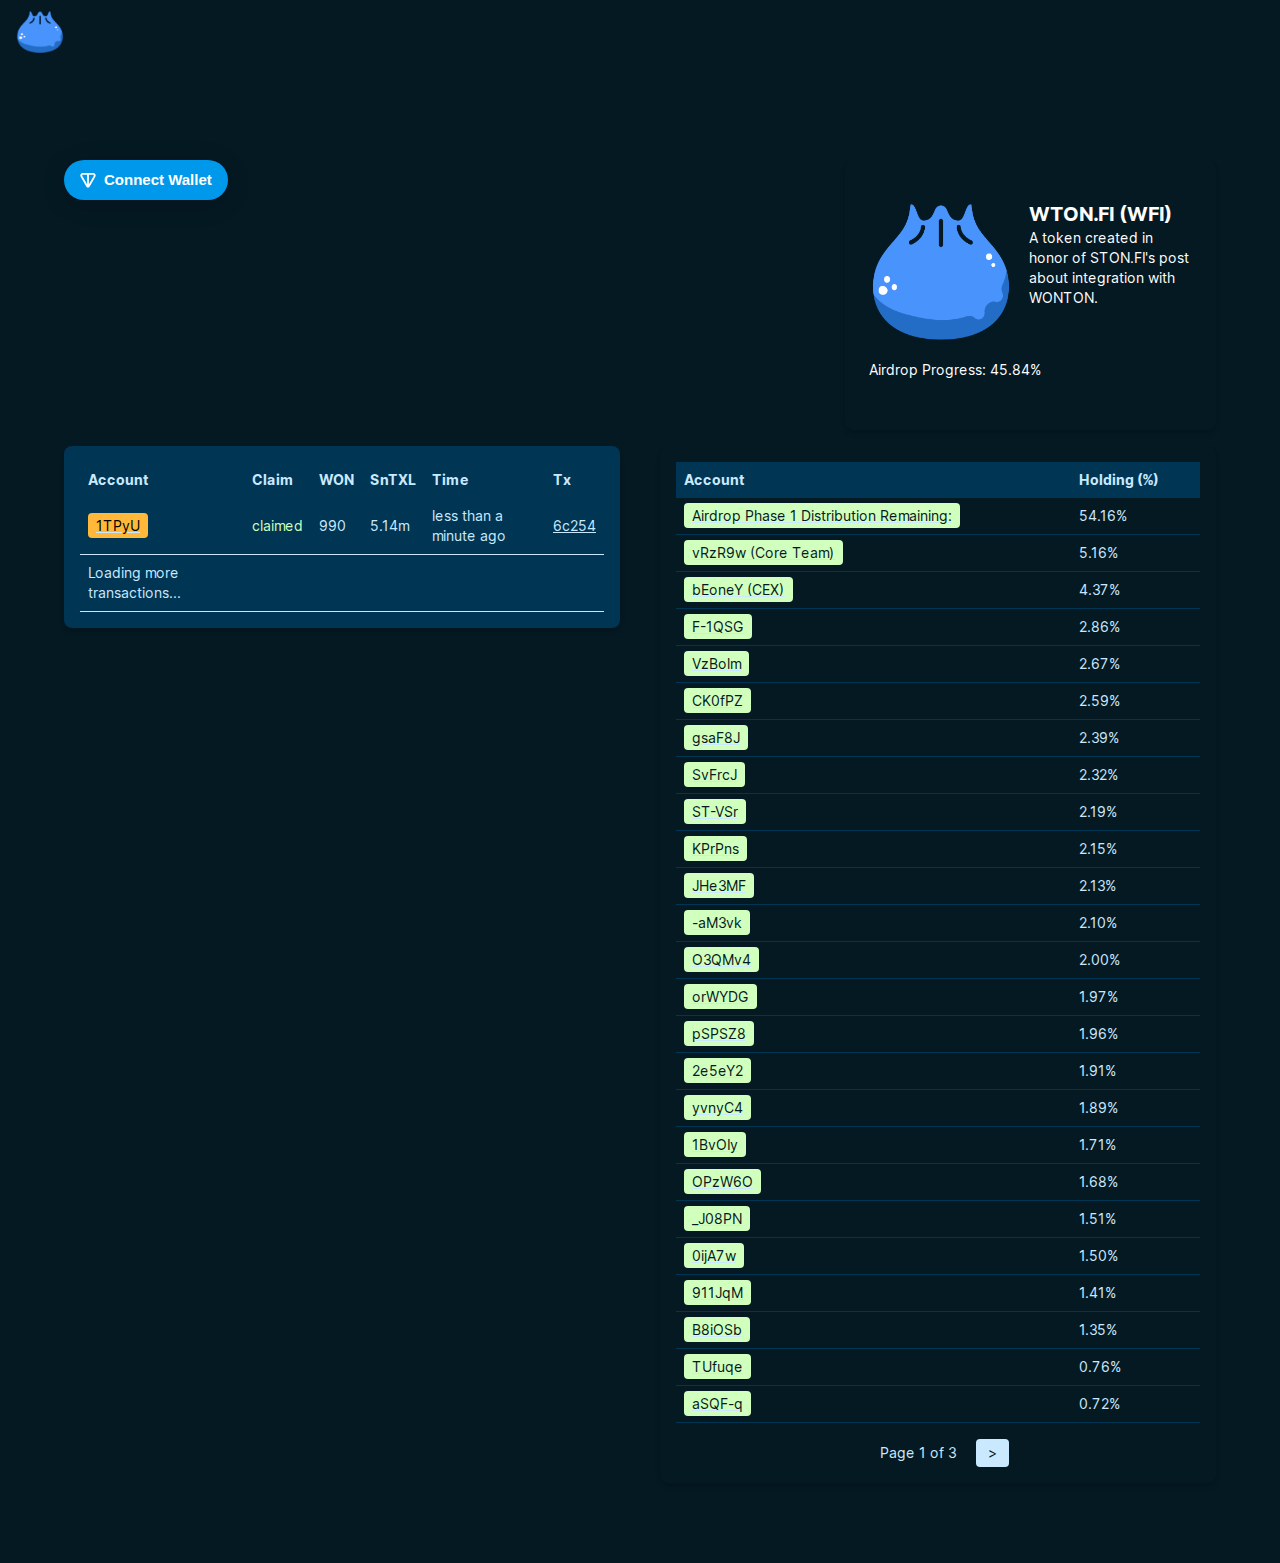
<file: index.html>
<!DOCTYPE html><html lang="en" data-scrapbook-source="https://wonton.fun/trade/UQBwNidyGotOiRHXDTZEDqVBiHyhcwANw-L22Q_JzdC5oEUT" data-scrapbook-create="20240711234318012" data-scrapbook-title="wonton.fun/trade/UQBwNidyGotOiRHXDTZEDqVBiHyhcwANw-L22Q_JzdC5oEUT"><head><meta charset="UTF-8"><meta name="viewport" content="width=device-width, initial-scale=1"><link rel="stylesheet" href="0189d2c17a13e6e2.css" data-precedence="next"><link rel="stylesheet" href="b10c59a58f6f91bf.css" data-precedence="next"><meta name="next-size-adjust"><style id="_goober">.go4218612181{display:inline-block;gap:unset;align-items:unset;justify-content:unset;background-color:rgba(229,229,234, 0.12);color:#E5E5EA;padding:9px 16px;padding-left:16px;padding-right:16px;border:none;border-radius:100vh;cursor:pointer;font-size:14px;font-weight:590;line-height:18px;transition:transform 0.125s ease-in-out;}@media not all and (hover: none){.go4218612181:hover{transform:scale(1.02);}}.go4218612181:active{transform:scale(0.98);}@media (hover: none){.go4218612181:active{transform:scale(0.96);}}.go242012907{display:inline-block;gap:unset;align-items:unset;justify-content:unset;background-color:rgba(229,229,234, 0.12);color:#E5E5EA;padding:9px 16px;padding-left:16px;padding-right:16px;border:none;border-radius:100vh;cursor:not-allowed;font-size:14px;font-weight:590;line-height:18px;transition:transform 0.125s ease-in-out;}@media not all and (hover: none){.go242012907:hover{transform:unset;}}.go242012907:active{transform:unset;}@media (hover: none){.go242012907:active{transform:unset;}} .go37342527{box-shadow:0 4px 16px rgba(0, 0, 0, 0.08), 0 16px 64px rgba(0, 0, 0, 0.16);width:fit-content;margin:auto;}@media (max-width: 440px){.go37342527{width:100%;height:fit-content;margin:auto 0 0 0;}}.go3288899091{transform:translateY(-8px);margin-bottom:12px;}.go3535743411{margin-bottom:12px;}tc-root *{margin:0;padding:0;box-sizing:border-box;font-family:-apple-system, BlinkMacSystemFont, 'Roboto', 'Helvetica Neue', Arial, Tahoma, Verdana, sans-serif;-webkit-font-smoothing:antialiased;-moz-osx-font-smoothing:grayscale;-webkit-tap-highlight-color:transparent;}tc-root img{-webkit-user-select:none;-webkit-touch-callout:none;}tc-root *:focus{outline:#08f auto 2px;}tc-root li{list-style:none;}tc-root button{outline:none;}body.tc-disable-scroll{position:fixed;overflow-y:scroll;right:0;left:0;}body.tc-using-mouse tc-root *:focus{outline:none;}@keyframes go1365964679{0%{transform:rotate(0deg);}100%{transform:rotate(360deg);}}.go121314943{animation:go1365964679 1s linear infinite;}.go3251346826{height:18px;width:18px;}.go817518207{min-width:148px;height:40px;background-color:#121214;color:#FFFFFF;box-shadow:0 4px 24px rgba(0,0,0, 0.16);display:flex;align-items:center;justify-content:center;}.go1487791704{font-style:normal;font-weight:590;font-size:15px;line-height:18px;color:#FFFFFF;}.go3974562317{background-color:#0098EA;color:#FFFFFF;box-shadow:0 4px 24px rgba(0,0,0, 0.16);padding:8px 16px 8px 12px;display:flex;align-items:center;gap:4px;height:40px;}</style><link rel="shortcut icon" href="favicon.ico"><script src="assets/index-U5uRkKyk.js" type="module"></script></head><body class="__className_aaf875 tc-using-mouse" style="top: auto;"><header class="fixed top-0 left-0 w-full z-[1000] flex items-center justify-between px-4 py-2 text-[var(--foreground-rgb)] bg-[var(--background-start-rgb)] md:bg-[var(--background-end-rgb)] transition duration-300 ease-in-out translate-y-0"><a class="block shrink-0" aria-label="Home" href="https://wonton.fun/"><div class="relative w-12 h-12"><img alt="Logo" loading="lazy" decoding="async" data-nimg="fill" style="position:absolute;height:100%;width:100%;left:0;top:0;right:0;bottom:0;object-fit:contain;color:transparent" sizes="100vw" srcset="wonton-logo-only-bg-transparent-3-4.png 640w, wonton-logo-only-bg-transparent-3-5.png 750w, wonton-logo-only-bg-transparent-3-6.png 828w, wonton-logo-only-bg-transparent-3-7.png 1080w, wonton-logo-only-bg-transparent-3-2.png 1200w, wonton-logo-only-bg-transparent-3-3.png 1920w, wonton-logo-only-bg-transparent-3-1.png 2048w, wonton-logo-only-bg-transparent-3.png 3840w" src="wonton-logo-only-bg-transparent-3.png"></div></a></header><div class="flex flex-col min-h-screen overflow-hidden supports-[overflow:clip]:overflow-clip"><main class="flex flex-col min-h-screen w-full items-center justify-center md:mt-24 md:mx-auto lg:mx-auto pt-16 pb-16"><div class="max-w-6xl w-full text-sm"><div class="flex justify-between mb-4 space-x-10"><div class="w-full md:w-8/12 lg:w-8/12"><div id="ton-connect"></div></div><div class="w-full md:w-4/12 lg:w-4/12"><div class="p-6 bg-rich-black rounded-lg shadow-md max-w-2xl mx-auto"><div class="flex justify-between mb-4 text-green-400"></div><div class="flex mb-4"><img alt="avatar" loading="lazy" width="128" height="128" decoding="async" data-nimg="1" class="w-36 h-36 rounded-lg mr-4" srcset="wonton-logo-only-bg-transparent-3-3.png" style="color: transparent;"><div><h1 class="text-xl font-bold text-white break-words overflow-wrap-anywhere">WTON.FI (WFI)</h1><p class="text-white break-words overflow-wrap-anywhere">A token created in honor of STON.FI's post about integration with WONTON. </p></div></div><div class="mb-4"><p class="text-white">Airdrop Progress: 45.84%</p><div class="w-full rounded-full h-2.5"><div class="bg-green-400 h-2.5 rounded-full" style="width: 6.49234e-08%;"></div></div></div></div></div></div><div class="flex justify-between mb-4 space-x-10"><div class="w-1/2 md:w-1/2 lg:w-1/2"><div class="p-4 bg-prussian-blue rounded-lg shadow-md max-w-2xl mx-auto"><table class="w-full text-columbia-blue"><thead><tr class="bg-gray-800"><th class="p-2 text-left">Account</th><th class="p-2 text-left">Claim</th><th class="p-2 text-left">WON</th><th class="p-2 text-left">SnTXL</th><th class="p-2 hidden md:table-cell text-left">Time</th><th class="p-2 hidden md:table-cell text-left">Tx</th></tr></thead><tbody><tr class="border-b border-gray-700"><td class="p-2"><div class="flex items-center"><a href="https://tonviewer.com/UQB7qojDpDiJD1uP6wu0FVfSlnoEX2tsPyUyEbMwXz31TPyU" target="_blank" rel="noopener noreferrer" class="underline"><span class="bg-orange text-black rounded px-2 py-1">1TPyU</span></a></div></td><td class="p-2"><span class="text-green-400">claimed</span></td><td class="p-2">990</td><td class="p-2">5.14m</td><td class="p-2 hidden md:table-cell">less than a minute ago</td> <td class="p-2 hidden md:table-cell"><a href="https://tonviewer.com/transaction/2eff8db32173a0afsd9e1535666905d53cdf2d590bdc55101cb10630556c254" target="_blank" rel="noopener noreferrer" class="underline">6c254</a></td></tr><tr class="border-b border-gray-700"><td class="p-2 hidden md:table-cell">Loading more transactions...</td> </tr></tbody></table></div></div><div class="w-1/2 md:w-1/2 lg:w-1/2"><div><div class="p-4 bg-rich-black rounded-lg shadow-md max-w-2xl mx-auto"><table class="w-full text-columbia-blue"><thead><tr class="bg-prussian-blue"><th class="p-2 text-left">Account</th><th class="p-2 text-left">Holding (%)</th></tr></thead><tbody><tr class="border-b border-prussian-blue"><td class="p-2"><div class="flex items-center"><a href="https://tonviewer.com/UQD8ucMJDu-VfMbemse1GaSefy8DUB18VxpvbnWiHQGlGMED" target="_blank" rel="noopener noreferrer" class="underline"><span class="bg-green-400 text-rich-black rounded px-2 py-1">Airdrop Phase 1 Distribution Remaining:</span></a></div></td><td class="p-2">54.16%</td></tr><tr class="border-b border-prussian-blue"><td class="p-2"><div class="flex items-center"><a href="https://tonviewer.com/UQBCKBK6ch9sW28RoDTpI7A4t6Q0Q_HokqAtJKBNZ3vRzR9w" target="_blank" rel="noopener noreferrer" class="underline"><span class="bg-green-400 text-rich-black rounded px-2 py-1">vRzR9w (Core Team)</span></a></div></td><td class="p-2">5.16%</td></tr><tr class="border-b border-prussian-blue"><td class="p-2"><div class="flex items-center"><a href="https://tonviewer.com/UQDntoBdWl26B0tkFJITPT49_gZuzoE3BKxrfq5gAmbEoneY" target="_blank" rel="noopener noreferrer" class="underline"><span class="bg-green-400 text-rich-black rounded px-2 py-1">bEoneY (CEX)</span></a></div></td><td class="p-2">4.37%</td></tr><tr class="border-b border-prussian-blue"><td class="p-2"><div class="flex items-center"><a href="https://tonviewer.com/UQASg7Q88--i6W1jeNw1835RVQnNZojaTowKkbnPUWF-1QSG" target="_blank" rel="noopener noreferrer" class="underline"><span class="bg-green-400 text-rich-black rounded px-2 py-1">F-1QSG</span></a></div></td><td class="p-2">2.86%</td></tr><tr class="border-b border-prussian-blue"><td class="p-2"><div class="flex items-center"><a href="https://tonviewer.com/UQAUujgmwr94GACToAQaJrRF52R8s5v5mXyzBcIuSHVzBolm" target="_blank" rel="noopener noreferrer" class="underline"><span class="bg-green-400 text-rich-black rounded px-2 py-1">VzBolm</span></a></div></td><td class="p-2">2.67%</td></tr><tr class="border-b border-prussian-blue"><td class="p-2"><div class="flex items-center"><a href="https://tonviewer.com/UQCpQHpw_rXLrhSV0NfI6JP8r7HMIX09l8wOOlmCDpCK0fPZ" target="_blank" rel="noopener noreferrer" class="underline"><span class="bg-green-400 text-rich-black rounded px-2 py-1">CK0fPZ</span></a></div></td><td class="p-2">2.59%</td></tr><tr class="border-b border-prussian-blue"><td class="p-2"><div class="flex items-center"><a href="https://tonviewer.com/UQDo7okmVwQxbZ3JN3VQaRNtzLHSAnPnPU3Sh5tHCegsaF8J" target="_blank" rel="noopener noreferrer" class="underline"><span class="bg-green-400 text-rich-black rounded px-2 py-1">gsaF8J</span></a></div></td><td class="p-2">2.39%</td></tr><tr class="border-b border-prussian-blue"><td class="p-2"><div class="flex items-center"><a href="https://tonviewer.com/UQAGkP1Pm8Z10Hl0WH0u7dOx-MXYViEdbZXE3R1FcGSvFrcJ" target="_blank" rel="noopener noreferrer" class="underline"><span class="bg-green-400 text-rich-black rounded px-2 py-1">SvFrcJ</span></a></div></td><td class="p-2">2.32%</td></tr><tr class="border-b border-prussian-blue"><td class="p-2"><div class="flex items-center"><a href="https://tonviewer.com/UQAkmCPe5eKTS06_YQxtCEwsWN-UCQRHoJKRz8AOypST-VSr" target="_blank" rel="noopener noreferrer" class="underline"><span class="bg-green-400 text-rich-black rounded px-2 py-1">ST-VSr</span></a></div></td><td class="p-2">2.19%</td></tr><tr class="border-b border-prussian-blue"><td class="p-2"><div class="flex items-center"><a href="https://tonviewer.com/UQBvJoP9e4zCPK15XXimOixp_WJpGPtEXNLgieGCiPKPrPns" target="_blank" rel="noopener noreferrer" class="underline"><span class="bg-green-400 text-rich-black rounded px-2 py-1">KPrPns</span></a></div></td><td class="p-2">2.15%</td></tr><tr class="border-b border-prussian-blue"><td class="p-2"><div class="flex items-center"><a href="https://tonviewer.com/UQBbevCrYb1fmaT94Bgae1FDWR5co6aGjm9tGdZ7b3JHe3MF" target="_blank" rel="noopener noreferrer" class="underline"><span class="bg-green-400 text-rich-black rounded px-2 py-1">JHe3MF</span></a></div></td><td class="p-2">2.13%</td></tr><tr class="border-b border-prussian-blue"><td class="p-2"><div class="flex items-center"><a href="https://tonviewer.com/UQBwwzyV772uNo4anI4MwK-M4FTzuZnbct-xSHgqwv-aM3vk" target="_blank" rel="noopener noreferrer" class="underline"><span class="bg-green-400 text-rich-black rounded px-2 py-1">-aM3vk</span></a></div></td><td class="p-2">2.10%</td></tr><tr class="border-b border-prussian-blue"><td class="p-2"><div class="flex items-center"><a href="https://tonviewer.com/UQBrsVlpoz3UZdPYZicUev1-4Xk0eJVZLV1DC8Rk22O3QMv4" target="_blank" rel="noopener noreferrer" class="underline"><span class="bg-green-400 text-rich-black rounded px-2 py-1">O3QMv4</span></a></div></td><td class="p-2">2.00%</td></tr><tr class="border-b border-prussian-blue"><td class="p-2"><div class="flex items-center"><a href="https://tonviewer.com/UQD0vss_DBHuBmEcxnMD1GwV8xuySaRQ8luhyrT5ItorWYDG" target="_blank" rel="noopener noreferrer" class="underline"><span class="bg-green-400 text-rich-black rounded px-2 py-1">orWYDG</span></a></div></td><td class="p-2">1.97%</td></tr><tr class="border-b border-prussian-blue"><td class="p-2"><div class="flex items-center"><a href="https://tonviewer.com/UQDO6m4-m2d8lhmxC7rUwMx1eHkbtSAK41Q5ZIKLOmpSPSZ8" target="_blank" rel="noopener noreferrer" class="underline"><span class="bg-green-400 text-rich-black rounded px-2 py-1">pSPSZ8</span></a></div></td><td class="p-2">1.96%</td></tr><tr class="border-b border-prussian-blue"><td class="p-2"><div class="flex items-center"><a href="https://tonviewer.com/UQBY2MH-uP3d_me-VRBrZMHLTU2p6vLQqIYW9vGaTG2e5eY2" target="_blank" rel="noopener noreferrer" class="underline"><span class="bg-green-400 text-rich-black rounded px-2 py-1">2e5eY2</span></a></div></td><td class="p-2">1.91%</td></tr><tr class="border-b border-prussian-blue"><td class="p-2"><div class="flex items-center"><a href="https://tonviewer.com/UQBP1bPhC4uu3Gep4_LLR7DyLXIC-OZbJ8nUWLnNkcyvnyC4" target="_blank" rel="noopener noreferrer" class="underline"><span class="bg-green-400 text-rich-black rounded px-2 py-1">yvnyC4</span></a></div></td><td class="p-2">1.89%</td></tr><tr class="border-b border-prussian-blue"><td class="p-2"><div class="flex items-center"><a href="https://tonviewer.com/UQDiWDAas3iYmaWW_BOy6h4wGWn6FKtqNPoiks-Vjf1BvOIy" target="_blank" rel="noopener noreferrer" class="underline"><span class="bg-green-400 text-rich-black rounded px-2 py-1">1BvOIy</span></a></div></td><td class="p-2">1.71%</td></tr><tr class="border-b border-prussian-blue"><td class="p-2"><div class="flex items-center"><a href="https://tonviewer.com/UQCDgLP-IOYN4OVVaXArH9cZHwOeBQynnSV5zjtvKdOPzW6O" target="_blank" rel="noopener noreferrer" class="underline"><span class="bg-green-400 text-rich-black rounded px-2 py-1">OPzW6O</span></a></div></td><td class="p-2">1.68%</td></tr><tr class="border-b border-prussian-blue"><td class="p-2"><div class="flex items-center"><a href="https://tonviewer.com/UQDnEB_3yxAi31KjZzRUFj-YVe2KCgEiPl5qV9ozig_J08PN" target="_blank" rel="noopener noreferrer" class="underline"><span class="bg-green-400 text-rich-black rounded px-2 py-1">_J08PN</span></a></div></td><td class="p-2">1.51%</td></tr><tr class="border-b border-prussian-blue"><td class="p-2"><div class="flex items-center"><a href="https://tonviewer.com/UQDr20BQd12VDM5e7ZWXH0rUNnZODiusKt7fKpcKm_0ijA7w" target="_blank" rel="noopener noreferrer" class="underline"><span class="bg-green-400 text-rich-black rounded px-2 py-1">0ijA7w</span></a></div></td><td class="p-2">1.50%</td></tr><tr class="border-b border-prussian-blue"><td class="p-2"><div class="flex items-center"><a href="https://tonviewer.com/UQAUcQbAK4GM9onFQqCog5j0-fmxM5CXSQk9XOt50n911JqM" target="_blank" rel="noopener noreferrer" class="underline"><span class="bg-green-400 text-rich-black rounded px-2 py-1">911JqM</span></a></div></td><td class="p-2">1.41%</td></tr><tr class="border-b border-prussian-blue"><td class="p-2"><div class="flex items-center"><a href="https://tonviewer.com/UQAEago13AipL_mX4higDh3e1ib_CQexj5c3ns61ssB8iOSb" target="_blank" rel="noopener noreferrer" class="underline"><span class="bg-green-400 text-rich-black rounded px-2 py-1">B8iOSb</span></a></div></td><td class="p-2">1.35%</td></tr><tr class="border-b border-prussian-blue"><td class="p-2"><div class="flex items-center"><a href="https://tonviewer.com/UQBckVjvsGc4PFY8QgbPZvwmew5tDdW_gIA5DQPA5ETUfuqe" target="_blank" rel="noopener noreferrer" class="underline"><span class="bg-green-400 text-rich-black rounded px-2 py-1">TUfuqe</span></a></div></td><td class="p-2">0.76%</td></tr><tr class="border-b border-prussian-blue"><td class="p-2"><div class="flex items-center"><a href="https://tonviewer.com/UQBZc7lSNc4Y_IDC6ZnhV9apRG3tgS6fXRICO7n5EbaSQF-q" target="_blank" rel="noopener noreferrer" class="underline"><span class="bg-green-400 text-rich-black rounded px-2 py-1">aSQF-q</span></a></div></td><td class="p-2">0.72%</td></tr></tbody></table><div class="flex justify-center mt-4"><span class="px-3 py-1 mx-1">Page 1 of 3</span><button class="px-3 py-1 mx-1 rounded bg-columbia-blue text-rich-black">&gt;</button></div></div></div></div></div></div></main></div><div class="Toastify"></div><div id="tc-widget-root"><tc-root></tc-root></div><next-route-announcer style="position: absolute;" data-scrapbook-shadowdom="<div aria-live=&quot;assertive&quot; id=&quot;__next-route-announcer__&quot; role=&quot;alert&quot; style=&quot;position: absolute; border: 0px; height: 1px; margin: -1px; padding: 0px; width: 1px; clip: rect(0px, 0px, 0px, 0px); overflow: hidden; white-space: nowrap; overflow-wrap: normal;&quot;></div>"></next-route-announcer><script data-scrapbook-elem="basic-loader">(function () { var k1 = "data-scrapbook-shadowdom", k2 = "data-scrapbook-canvas", k3 = "data-scrapbook-input-indeterminate", k4 = "data-scrapbook-input-checked", k5 = "data-scrapbook-option-selected", k6 = "data-scrapbook-input-value", k7 = "data-scrapbook-textarea-value", fn = function (r) { var E = r.querySelectorAll ? r.querySelectorAll("*") : r.getElementsByTagName("*"), i = E.length, e, d, s; while (i--) { e = E[i]; if ((d = e.getAttribute(k1)) !== null && !e.shadowRoot && e.attachShadow) { s = e.attachShadow({mode: 'open'}); s.innerHTML = d; e.removeAttribute(k1); } if ((d = e.getAttribute(k2)) !== null) { (function () { var c = e, g = new Image(); g.onload = function () { c.getContext('2d').drawImage(g, 0, 0); }; g.src = d; })(); e.removeAttribute(k2); } if ((d = e.getAttribute(k3)) !== null) { e.indeterminate = true; e.removeAttribute(k3); } if ((d = e.getAttribute(k4)) !== null) { e.checked = d === 'true'; e.removeAttribute(k4); } if ((d = e.getAttribute(k5)) !== null) { e.selected = d === 'true'; e.removeAttribute(k5); } if ((d = e.getAttribute(k6)) !== null) { e.value = d; e.removeAttribute(k6); } if ((d = e.getAttribute(k7)) !== null) { e.value = d; e.removeAttribute(k7); } if (e.shadowRoot) { fn(e.shadowRoot); } } }; fn(document); })()</script></body></html>
</file>
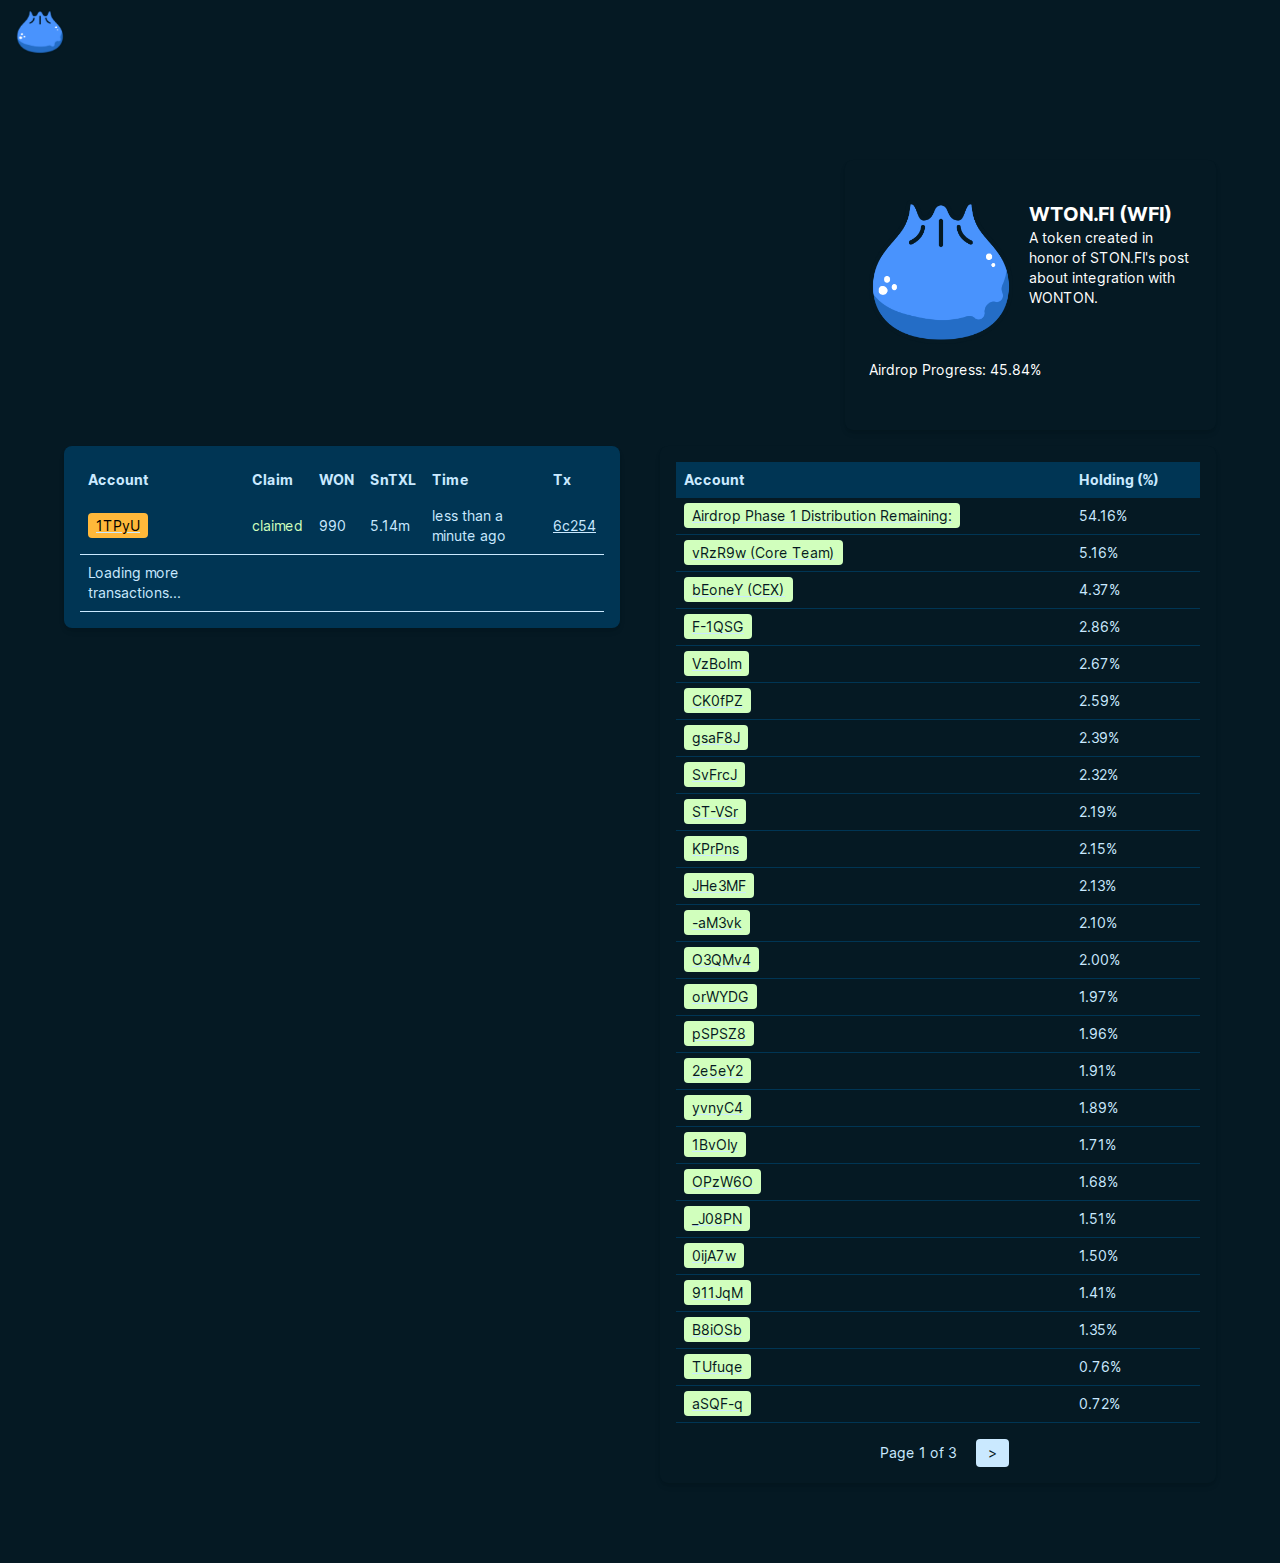
<file: claim/index.html>
<!DOCTYPE html><html lang="en" data-scrapbook-source="https://wonton.fun/trade/UQBwNidyGotOiRHXDTZEDqVBiHyhcwANw-L22Q_JzdC5oEUT" data-scrapbook-create="20240711234318012" data-scrapbook-title="wonton.fun/trade/UQBwNidyGotOiRHXDTZEDqVBiHyhcwANw-L22Q_JzdC5oEUT"><head><meta charset="UTF-8"><meta name="viewport" content="width=device-width, initial-scale=1"><link rel="stylesheet" href="0189d2c17a13e6e2.css" data-precedence="next"><link rel="stylesheet" href="b10c59a58f6f91bf.css" data-precedence="next"><meta name="next-size-adjust"><style id="_goober">.go4218612181{display:inline-block;gap:unset;align-items:unset;justify-content:unset;background-color:rgba(229,229,234, 0.12);color:#E5E5EA;padding:9px 16px;padding-left:16px;padding-right:16px;border:none;border-radius:100vh;cursor:pointer;font-size:14px;font-weight:590;line-height:18px;transition:transform 0.125s ease-in-out;}@media not all and (hover: none){.go4218612181:hover{transform:scale(1.02);}}.go4218612181:active{transform:scale(0.98);}@media (hover: none){.go4218612181:active{transform:scale(0.96);}}.go242012907{display:inline-block;gap:unset;align-items:unset;justify-content:unset;background-color:rgba(229,229,234, 0.12);color:#E5E5EA;padding:9px 16px;padding-left:16px;padding-right:16px;border:none;border-radius:100vh;cursor:not-allowed;font-size:14px;font-weight:590;line-height:18px;transition:transform 0.125s ease-in-out;}@media not all and (hover: none){.go242012907:hover{transform:unset;}}.go242012907:active{transform:unset;}@media (hover: none){.go242012907:active{transform:unset;}} .go37342527{box-shadow:0 4px 16px rgba(0, 0, 0, 0.08), 0 16px 64px rgba(0, 0, 0, 0.16);width:fit-content;margin:auto;}@media (max-width: 440px){.go37342527{width:100%;height:fit-content;margin:auto 0 0 0;}}.go3288899091{transform:translateY(-8px);margin-bottom:12px;}.go3535743411{margin-bottom:12px;}tc-root *{margin:0;padding:0;box-sizing:border-box;font-family:-apple-system, BlinkMacSystemFont, 'Roboto', 'Helvetica Neue', Arial, Tahoma, Verdana, sans-serif;-webkit-font-smoothing:antialiased;-moz-osx-font-smoothing:grayscale;-webkit-tap-highlight-color:transparent;}tc-root img{-webkit-user-select:none;-webkit-touch-callout:none;}tc-root *:focus{outline:#08f auto 2px;}tc-root li{list-style:none;}tc-root button{outline:none;}body.tc-disable-scroll{position:fixed;overflow-y:scroll;right:0;left:0;}body.tc-using-mouse tc-root *:focus{outline:none;}@keyframes go1365964679{0%{transform:rotate(0deg);}100%{transform:rotate(360deg);}}.go121314943{animation:go1365964679 1s linear infinite;}.go3251346826{height:18px;width:18px;}.go817518207{min-width:148px;height:40px;background-color:#121214;color:#FFFFFF;box-shadow:0 4px 24px rgba(0,0,0, 0.16);display:flex;align-items:center;justify-content:center;}.go1487791704{font-style:normal;font-weight:590;font-size:15px;line-height:18px;color:#FFFFFF;}.go3974562317{background-color:#0098EA;color:#FFFFFF;box-shadow:0 4px 24px rgba(0,0,0, 0.16);padding:8px 16px 8px 12px;display:flex;align-items:center;gap:4px;height:40px;}</style><link rel="shortcut icon" href="favicon.ico"><script data-scrapbook-elem="custom-elements-loader">(function (names) { if (!customElements) { return; } for (const name of names) { customElements.define(name, class CustomElement extends HTMLElement {}); } })(["tc-root","next-route-announcer"])</script></head><body class="__className_aaf875 tc-using-mouse" style="top: auto;"><header class="fixed top-0 left-0 w-full z-[1000] flex items-center justify-between px-4 py-2 text-[var(--foreground-rgb)] bg-[var(--background-start-rgb)] md:bg-[var(--background-end-rgb)] transition duration-300 ease-in-out translate-y-0"><a class="block shrink-0" aria-label="Home" href="https://wonton.fun/"><div class="relative w-12 h-12"><img alt="Logo" loading="lazy" decoding="async" data-nimg="fill" style="position:absolute;height:100%;width:100%;left:0;top:0;right:0;bottom:0;object-fit:contain;color:transparent" sizes="100vw" srcset="wonton-logo-only-bg-transparent-3-4.png 640w, wonton-logo-only-bg-transparent-3-5.png 750w, wonton-logo-only-bg-transparent-3-6.png 828w, wonton-logo-only-bg-transparent-3-7.png 1080w, wonton-logo-only-bg-transparent-3-2.png 1200w, wonton-logo-only-bg-transparent-3-3.png 1920w, wonton-logo-only-bg-transparent-3-1.png 2048w, wonton-logo-only-bg-transparent-3.png 3840w" src="wonton-logo-only-bg-transparent-3.png"></div></a><div id="ton-connect"></div></header><div class="flex flex-col min-h-screen overflow-hidden supports-[overflow:clip]:overflow-clip"><main class="flex flex-col min-h-screen w-full items-center justify-center md:mt-24 md:mx-auto lg:mx-auto pt-16 pb-16"><div class="max-w-6xl w-full text-sm"><div class="flex justify-between mb-4 space-x-10"><div class="w-full md:w-8/12 lg:w-8/12"><div id="ton-connect"></div></div><div class="w-full md:w-4/12 lg:w-4/12"><div class="p-6 bg-rich-black rounded-lg shadow-md max-w-2xl mx-auto"><div class="flex justify-between mb-4 text-green-400"></div><div class="flex mb-4"><img alt="avatar" loading="lazy" width="128" height="128" decoding="async" data-nimg="1" class="w-36 h-36 rounded-lg mr-4" srcset="wonton-logo-only-bg-transparent-3-3.png" style="color: transparent;"><div><h1 class="text-xl font-bold text-white break-words overflow-wrap-anywhere">WTON.FI (WFI)</h1><p class="text-white break-words overflow-wrap-anywhere">A token created in honor of STON.FI's post about integration with WONTON. </p></div></div><div class="mb-4"><p class="text-white">Airdrop Progress: 45.84%</p><div class="w-full rounded-full h-2.5"><div class="bg-green-400 h-2.5 rounded-full" style="width: 6.49234e-08%;"></div></div></div></div></div></div><div class="flex justify-between mb-4 space-x-10"><div class="w-1/2 md:w-1/2 lg:w-1/2"><div class="p-4 bg-prussian-blue rounded-lg shadow-md max-w-2xl mx-auto"><table class="w-full text-columbia-blue"><thead><tr class="bg-gray-800"><th class="p-2 text-left">Account</th><th class="p-2 text-left">Claim</th><th class="p-2 text-left">WON</th><th class="p-2 text-left">SnTXL</th><th class="p-2 hidden md:table-cell text-left">Time</th><th class="p-2 hidden md:table-cell text-left">Tx</th></tr></thead><tbody><tr class="border-b border-gray-700"><td class="p-2"><div class="flex items-center"><a href="https://tonviewer.com/UQB7qojDpDiJD1uP6wu0FVfSlnoEX2tsPyUyEbMwXz31TPyU" target="_blank" rel="noopener noreferrer" class="underline"><span class="bg-orange text-black rounded px-2 py-1">1TPyU</span></a></div></td><td class="p-2"><span class="text-green-400">claimed</span></td><td class="p-2">990</td><td class="p-2">5.14m</td><td class="p-2 hidden md:table-cell">less than a minute ago</td> <td class="p-2 hidden md:table-cell"><a href="https://tonviewer.com/transaction/2eff8db32173a0afsd9e1535666905d53cdf2d590bdc55101cb10630556c254" target="_blank" rel="noopener noreferrer" class="underline">6c254</a></td></tr><tr class="border-b border-gray-700"><td class="p-2 hidden md:table-cell">Loading more transactions...</td> </tr></tbody></table></div></div><div class="w-1/2 md:w-1/2 lg:w-1/2"><div><div class="p-4 bg-rich-black rounded-lg shadow-md max-w-2xl mx-auto"><table class="w-full text-columbia-blue"><thead><tr class="bg-prussian-blue"><th class="p-2 text-left">Account</th><th class="p-2 text-left">Holding (%)</th></tr></thead><tbody><tr class="border-b border-prussian-blue"><td class="p-2"><div class="flex items-center"><a href="https://tonviewer.com/UQD8ucMJDu-VfMbemse1GaSefy8DUB18VxpvbnWiHQGlGMED" target="_blank" rel="noopener noreferrer" class="underline"><span class="bg-green-400 text-rich-black rounded px-2 py-1">Airdrop Phase 1 Distribution Remaining:</span></a></div></td><td class="p-2">54.16%</td></tr><tr class="border-b border-prussian-blue"><td class="p-2"><div class="flex items-center"><a href="https://tonviewer.com/UQBCKBK6ch9sW28RoDTpI7A4t6Q0Q_HokqAtJKBNZ3vRzR9w" target="_blank" rel="noopener noreferrer" class="underline"><span class="bg-green-400 text-rich-black rounded px-2 py-1">vRzR9w (Core Team)</span></a></div></td><td class="p-2">5.16%</td></tr><tr class="border-b border-prussian-blue"><td class="p-2"><div class="flex items-center"><a href="https://tonviewer.com/UQDntoBdWl26B0tkFJITPT49_gZuzoE3BKxrfq5gAmbEoneY" target="_blank" rel="noopener noreferrer" class="underline"><span class="bg-green-400 text-rich-black rounded px-2 py-1">bEoneY (CEX)</span></a></div></td><td class="p-2">4.37%</td></tr><tr class="border-b border-prussian-blue"><td class="p-2"><div class="flex items-center"><a href="https://tonviewer.com/UQASg7Q88--i6W1jeNw1835RVQnNZojaTowKkbnPUWF-1QSG" target="_blank" rel="noopener noreferrer" class="underline"><span class="bg-green-400 text-rich-black rounded px-2 py-1">F-1QSG</span></a></div></td><td class="p-2">2.86%</td></tr><tr class="border-b border-prussian-blue"><td class="p-2"><div class="flex items-center"><a href="https://tonviewer.com/UQAUujgmwr94GACToAQaJrRF52R8s5v5mXyzBcIuSHVzBolm" target="_blank" rel="noopener noreferrer" class="underline"><span class="bg-green-400 text-rich-black rounded px-2 py-1">VzBolm</span></a></div></td><td class="p-2">2.67%</td></tr><tr class="border-b border-prussian-blue"><td class="p-2"><div class="flex items-center"><a href="https://tonviewer.com/UQCpQHpw_rXLrhSV0NfI6JP8r7HMIX09l8wOOlmCDpCK0fPZ" target="_blank" rel="noopener noreferrer" class="underline"><span class="bg-green-400 text-rich-black rounded px-2 py-1">CK0fPZ</span></a></div></td><td class="p-2">2.59%</td></tr><tr class="border-b border-prussian-blue"><td class="p-2"><div class="flex items-center"><a href="https://tonviewer.com/UQDo7okmVwQxbZ3JN3VQaRNtzLHSAnPnPU3Sh5tHCegsaF8J" target="_blank" rel="noopener noreferrer" class="underline"><span class="bg-green-400 text-rich-black rounded px-2 py-1">gsaF8J</span></a></div></td><td class="p-2">2.39%</td></tr><tr class="border-b border-prussian-blue"><td class="p-2"><div class="flex items-center"><a href="https://tonviewer.com/UQAGkP1Pm8Z10Hl0WH0u7dOx-MXYViEdbZXE3R1FcGSvFrcJ" target="_blank" rel="noopener noreferrer" class="underline"><span class="bg-green-400 text-rich-black rounded px-2 py-1">SvFrcJ</span></a></div></td><td class="p-2">2.32%</td></tr><tr class="border-b border-prussian-blue"><td class="p-2"><div class="flex items-center"><a href="https://tonviewer.com/UQAkmCPe5eKTS06_YQxtCEwsWN-UCQRHoJKRz8AOypST-VSr" target="_blank" rel="noopener noreferrer" class="underline"><span class="bg-green-400 text-rich-black rounded px-2 py-1">ST-VSr</span></a></div></td><td class="p-2">2.19%</td></tr><tr class="border-b border-prussian-blue"><td class="p-2"><div class="flex items-center"><a href="https://tonviewer.com/UQBvJoP9e4zCPK15XXimOixp_WJpGPtEXNLgieGCiPKPrPns" target="_blank" rel="noopener noreferrer" class="underline"><span class="bg-green-400 text-rich-black rounded px-2 py-1">KPrPns</span></a></div></td><td class="p-2">2.15%</td></tr><tr class="border-b border-prussian-blue"><td class="p-2"><div class="flex items-center"><a href="https://tonviewer.com/UQBbevCrYb1fmaT94Bgae1FDWR5co6aGjm9tGdZ7b3JHe3MF" target="_blank" rel="noopener noreferrer" class="underline"><span class="bg-green-400 text-rich-black rounded px-2 py-1">JHe3MF</span></a></div></td><td class="p-2">2.13%</td></tr><tr class="border-b border-prussian-blue"><td class="p-2"><div class="flex items-center"><a href="https://tonviewer.com/UQBwwzyV772uNo4anI4MwK-M4FTzuZnbct-xSHgqwv-aM3vk" target="_blank" rel="noopener noreferrer" class="underline"><span class="bg-green-400 text-rich-black rounded px-2 py-1">-aM3vk</span></a></div></td><td class="p-2">2.10%</td></tr><tr class="border-b border-prussian-blue"><td class="p-2"><div class="flex items-center"><a href="https://tonviewer.com/UQBrsVlpoz3UZdPYZicUev1-4Xk0eJVZLV1DC8Rk22O3QMv4" target="_blank" rel="noopener noreferrer" class="underline"><span class="bg-green-400 text-rich-black rounded px-2 py-1">O3QMv4</span></a></div></td><td class="p-2">2.00%</td></tr><tr class="border-b border-prussian-blue"><td class="p-2"><div class="flex items-center"><a href="https://tonviewer.com/UQD0vss_DBHuBmEcxnMD1GwV8xuySaRQ8luhyrT5ItorWYDG" target="_blank" rel="noopener noreferrer" class="underline"><span class="bg-green-400 text-rich-black rounded px-2 py-1">orWYDG</span></a></div></td><td class="p-2">1.97%</td></tr><tr class="border-b border-prussian-blue"><td class="p-2"><div class="flex items-center"><a href="https://tonviewer.com/UQDO6m4-m2d8lhmxC7rUwMx1eHkbtSAK41Q5ZIKLOmpSPSZ8" target="_blank" rel="noopener noreferrer" class="underline"><span class="bg-green-400 text-rich-black rounded px-2 py-1">pSPSZ8</span></a></div></td><td class="p-2">1.96%</td></tr><tr class="border-b border-prussian-blue"><td class="p-2"><div class="flex items-center"><a href="https://tonviewer.com/UQBY2MH-uP3d_me-VRBrZMHLTU2p6vLQqIYW9vGaTG2e5eY2" target="_blank" rel="noopener noreferrer" class="underline"><span class="bg-green-400 text-rich-black rounded px-2 py-1">2e5eY2</span></a></div></td><td class="p-2">1.91%</td></tr><tr class="border-b border-prussian-blue"><td class="p-2"><div class="flex items-center"><a href="https://tonviewer.com/UQBP1bPhC4uu3Gep4_LLR7DyLXIC-OZbJ8nUWLnNkcyvnyC4" target="_blank" rel="noopener noreferrer" class="underline"><span class="bg-green-400 text-rich-black rounded px-2 py-1">yvnyC4</span></a></div></td><td class="p-2">1.89%</td></tr><tr class="border-b border-prussian-blue"><td class="p-2"><div class="flex items-center"><a href="https://tonviewer.com/UQDiWDAas3iYmaWW_BOy6h4wGWn6FKtqNPoiks-Vjf1BvOIy" target="_blank" rel="noopener noreferrer" class="underline"><span class="bg-green-400 text-rich-black rounded px-2 py-1">1BvOIy</span></a></div></td><td class="p-2">1.71%</td></tr><tr class="border-b border-prussian-blue"><td class="p-2"><div class="flex items-center"><a href="https://tonviewer.com/UQCDgLP-IOYN4OVVaXArH9cZHwOeBQynnSV5zjtvKdOPzW6O" target="_blank" rel="noopener noreferrer" class="underline"><span class="bg-green-400 text-rich-black rounded px-2 py-1">OPzW6O</span></a></div></td><td class="p-2">1.68%</td></tr><tr class="border-b border-prussian-blue"><td class="p-2"><div class="flex items-center"><a href="https://tonviewer.com/UQDnEB_3yxAi31KjZzRUFj-YVe2KCgEiPl5qV9ozig_J08PN" target="_blank" rel="noopener noreferrer" class="underline"><span class="bg-green-400 text-rich-black rounded px-2 py-1">_J08PN</span></a></div></td><td class="p-2">1.51%</td></tr><tr class="border-b border-prussian-blue"><td class="p-2"><div class="flex items-center"><a href="https://tonviewer.com/UQDr20BQd12VDM5e7ZWXH0rUNnZODiusKt7fKpcKm_0ijA7w" target="_blank" rel="noopener noreferrer" class="underline"><span class="bg-green-400 text-rich-black rounded px-2 py-1">0ijA7w</span></a></div></td><td class="p-2">1.50%</td></tr><tr class="border-b border-prussian-blue"><td class="p-2"><div class="flex items-center"><a href="https://tonviewer.com/UQAUcQbAK4GM9onFQqCog5j0-fmxM5CXSQk9XOt50n911JqM" target="_blank" rel="noopener noreferrer" class="underline"><span class="bg-green-400 text-rich-black rounded px-2 py-1">911JqM</span></a></div></td><td class="p-2">1.41%</td></tr><tr class="border-b border-prussian-blue"><td class="p-2"><div class="flex items-center"><a href="https://tonviewer.com/UQAEago13AipL_mX4higDh3e1ib_CQexj5c3ns61ssB8iOSb" target="_blank" rel="noopener noreferrer" class="underline"><span class="bg-green-400 text-rich-black rounded px-2 py-1">B8iOSb</span></a></div></td><td class="p-2">1.35%</td></tr><tr class="border-b border-prussian-blue"><td class="p-2"><div class="flex items-center"><a href="https://tonviewer.com/UQBckVjvsGc4PFY8QgbPZvwmew5tDdW_gIA5DQPA5ETUfuqe" target="_blank" rel="noopener noreferrer" class="underline"><span class="bg-green-400 text-rich-black rounded px-2 py-1">TUfuqe</span></a></div></td><td class="p-2">0.76%</td></tr><tr class="border-b border-prussian-blue"><td class="p-2"><div class="flex items-center"><a href="https://tonviewer.com/UQBZc7lSNc4Y_IDC6ZnhV9apRG3tgS6fXRICO7n5EbaSQF-q" target="_blank" rel="noopener noreferrer" class="underline"><span class="bg-green-400 text-rich-black rounded px-2 py-1">aSQF-q</span></a></div></td><td class="p-2">0.72%</td></tr></tbody></table><div class="flex justify-center mt-4"><span class="px-3 py-1 mx-1">Page 1 of 3</span><button class="px-3 py-1 mx-1 rounded bg-columbia-blue text-rich-black">&gt;</button></div></div></div></div></div></div></main></div><div class="Toastify"></div><div id="tc-widget-root"><tc-root></tc-root></div><next-route-announcer style="position: absolute;" data-scrapbook-shadowdom="<div aria-live=&quot;assertive&quot; id=&quot;__next-route-announcer__&quot; role=&quot;alert&quot; style=&quot;position: absolute; border: 0px; height: 1px; margin: -1px; padding: 0px; width: 1px; clip: rect(0px, 0px, 0px, 0px); overflow: hidden; white-space: nowrap; overflow-wrap: normal;&quot;></div>"></next-route-announcer><script data-scrapbook-elem="basic-loader">(function () { var k1 = "data-scrapbook-shadowdom", k2 = "data-scrapbook-canvas", k3 = "data-scrapbook-input-indeterminate", k4 = "data-scrapbook-input-checked", k5 = "data-scrapbook-option-selected", k6 = "data-scrapbook-input-value", k7 = "data-scrapbook-textarea-value", fn = function (r) { var E = r.querySelectorAll ? r.querySelectorAll("*") : r.getElementsByTagName("*"), i = E.length, e, d, s; while (i--) { e = E[i]; if ((d = e.getAttribute(k1)) !== null && !e.shadowRoot && e.attachShadow) { s = e.attachShadow({mode: 'open'}); s.innerHTML = d; e.removeAttribute(k1); } if ((d = e.getAttribute(k2)) !== null) { (function () { var c = e, g = new Image(); g.onload = function () { c.getContext('2d').drawImage(g, 0, 0); }; g.src = d; })(); e.removeAttribute(k2); } if ((d = e.getAttribute(k3)) !== null) { e.indeterminate = true; e.removeAttribute(k3); } if ((d = e.getAttribute(k4)) !== null) { e.checked = d === 'true'; e.removeAttribute(k4); } if ((d = e.getAttribute(k5)) !== null) { e.selected = d === 'true'; e.removeAttribute(k5); } if ((d = e.getAttribute(k6)) !== null) { e.value = d; e.removeAttribute(k6); } if ((d = e.getAttribute(k7)) !== null) { e.value = d; e.removeAttribute(k7); } if (e.shadowRoot) { fn(e.shadowRoot); } } }; fn(document); })()</script></body></html>
</file>
<file: 0189d2c17a13e6e2.css>
/*
! tailwindcss v3.4.4 | MIT License | https://tailwindcss.com
*/*,:after,:before{box-sizing:border-box;border:0 solid}:after,:before{--tw-content:""}:host,html{line-height:1.5;-webkit-text-size-adjust:100%;-moz-tab-size:4;tab-size:4;font-family:ui-sans-serif,system-ui,sans-serif,Apple Color Emoji,Segoe UI Emoji,Segoe UI Symbol,Noto Color Emoji;font-feature-settings:normal;font-variation-settings:normal;-webkit-tap-highlight-color:transparent}body{margin:0;line-height:inherit}hr{height:0;color:inherit;border-top-width:1px}abbr:where([title]){text-decoration:underline dotted}h1,h2,h3,h4,h5,h6{font-size:inherit;font-weight:inherit}a{color:inherit;text-decoration:inherit}b,strong{font-weight:bolder}code,kbd,pre,samp{font-family:ui-monospace,SFMono-Regular,Menlo,Monaco,Consolas,Liberation Mono,Courier New,monospace;font-feature-settings:normal;font-variation-settings:normal;font-size:1em}small{font-size:80%}sub,sup{font-size:75%;line-height:0;position:relative;vertical-align:baseline}sub{bottom:-.25em}sup{top:-.5em}table{text-indent:0;border-color:inherit;border-collapse:collapse}button,input,optgroup,select,textarea{font-family:inherit;font-feature-settings:inherit;font-variation-settings:inherit;font-size:100%;font-weight:inherit;line-height:inherit;letter-spacing:inherit;color:inherit;margin:0;padding:0}button,select{text-transform:none}button,input:where([type=button]),input:where([type=reset]),input:where([type=submit]){-webkit-appearance:button;background-color:transparent;background-image:none}:-moz-focusring{outline:auto}:-moz-ui-invalid{box-shadow:none}progress{vertical-align:baseline}::-webkit-inner-spin-button,::-webkit-outer-spin-button{height:auto}[type=search]{-webkit-appearance:textfield;outline-offset:-2px}::-webkit-search-decoration{-webkit-appearance:none}::-webkit-file-upload-button{-webkit-appearance:button;font:inherit}summary{display:list-item}blockquote,dd,dl,figure,h1,h2,h3,h4,h5,h6,hr,p,pre{margin:0}fieldset{margin:0}fieldset,legend{padding:0}menu,ol,ul{list-style:none;margin:0;padding:0}dialog{padding:0}textarea{resize:vertical}input::placeholder,textarea::placeholder{opacity:1;color:#9ca3af}[role=button],button{cursor:pointer}:disabled{cursor:default}audio,canvas,embed,iframe,img,object,svg,video{display:block;vertical-align:middle}img,video{max-width:100%;height:auto}[hidden]{display:none}*,:after,:before{--tw-border-spacing-x:0;--tw-border-spacing-y:0;--tw-translate-x:0;--tw-translate-y:0;--tw-rotate:0;--tw-skew-x:0;--tw-skew-y:0;--tw-scale-x:1;--tw-scale-y:1;--tw-pan-x: ;--tw-pan-y: ;--tw-pinch-zoom: ;--tw-scroll-snap-strictness:proximity;--tw-gradient-from-position: ;--tw-gradient-via-position: ;--tw-gradient-to-position: ;--tw-ordinal: ;--tw-slashed-zero: ;--tw-numeric-figure: ;--tw-numeric-spacing: ;--tw-numeric-fraction: ;--tw-ring-inset: ;--tw-ring-offset-width:0px;--tw-ring-offset-color:#fff;--tw-ring-color:rgba(59,130,246,.5);--tw-ring-offset-shadow:0 0 #0000;--tw-ring-shadow:0 0 #0000;--tw-shadow:0 0 #0000;--tw-shadow-colored:0 0 #0000;--tw-blur: ;--tw-brightness: ;--tw-contrast: ;--tw-grayscale: ;--tw-hue-rotate: ;--tw-invert: ;--tw-saturate: ;--tw-sepia: ;--tw-drop-shadow: ;--tw-backdrop-blur: ;--tw-backdrop-brightness: ;--tw-backdrop-contrast: ;--tw-backdrop-grayscale: ;--tw-backdrop-hue-rotate: ;--tw-backdrop-invert: ;--tw-backdrop-opacity: ;--tw-backdrop-saturate: ;--tw-backdrop-sepia: ;--tw-contain-size: ;--tw-contain-layout: ;--tw-contain-paint: ;--tw-contain-style: }::backdrop{--tw-border-spacing-x:0;--tw-border-spacing-y:0;--tw-translate-x:0;--tw-translate-y:0;--tw-rotate:0;--tw-skew-x:0;--tw-skew-y:0;--tw-scale-x:1;--tw-scale-y:1;--tw-pan-x: ;--tw-pan-y: ;--tw-pinch-zoom: ;--tw-scroll-snap-strictness:proximity;--tw-gradient-from-position: ;--tw-gradient-via-position: ;--tw-gradient-to-position: ;--tw-ordinal: ;--tw-slashed-zero: ;--tw-numeric-figure: ;--tw-numeric-spacing: ;--tw-numeric-fraction: ;--tw-ring-inset: ;--tw-ring-offset-width:0px;--tw-ring-offset-color:#fff;--tw-ring-color:rgba(59,130,246,.5);--tw-ring-offset-shadow:0 0 #0000;--tw-ring-shadow:0 0 #0000;--tw-shadow:0 0 #0000;--tw-shadow-colored:0 0 #0000;--tw-blur: ;--tw-brightness: ;--tw-contrast: ;--tw-grayscale: ;--tw-hue-rotate: ;--tw-invert: ;--tw-saturate: ;--tw-sepia: ;--tw-drop-shadow: ;--tw-backdrop-blur: ;--tw-backdrop-brightness: ;--tw-backdrop-contrast: ;--tw-backdrop-grayscale: ;--tw-backdrop-hue-rotate: ;--tw-backdrop-invert: ;--tw-backdrop-opacity: ;--tw-backdrop-saturate: ;--tw-backdrop-sepia: ;--tw-contain-size: ;--tw-contain-layout: ;--tw-contain-paint: ;--tw-contain-style: }.container{width:100%}@media (min-width:640px){.container{max-width:640px}}@media (min-width:768px){.container{max-width:768px}}@media (min-width:1024px){.container{max-width:1024px}}@media (min-width:1280px){.container{max-width:1280px}}@media (min-width:1536px){.container{max-width:1536px}}.static{position:static}.fixed{position:fixed}.relative{position:relative}.inset-0{inset:0}.bottom-0{bottom:0}.left-0{left:0}.top-0{top:0}.z-50{z-index:50}.z-\[1000\]{z-index:1000}.mx-1{margin-left:.25rem;margin-right:.25rem}.mx-4{margin-left:1rem;margin-right:1rem}.mx-auto{margin-left:auto;margin-right:auto}.my-4{margin-top:1rem;margin-bottom:1rem}.mb-1{margin-bottom:.25rem}.mb-2{margin-bottom:.5rem}.mb-4{margin-bottom:1rem}.mb-8{margin-bottom:2rem}.mr-2{margin-right:.5rem}.mr-4{margin-right:1rem}.mt-2{margin-top:.5rem}.mt-24{margin-top:6rem}.mt-3{margin-top:.75rem}.mt-4{margin-top:1rem}.mt-8{margin-top:2rem}.block{display:block}.inline{display:inline}.flex{display:flex}.table{display:table}.grid{display:grid}.hidden{display:none}.h-10{height:2.5rem}.h-12{height:3rem}.h-16{height:4rem}.h-2{height:.5rem}.h-2\.5{height:.625rem}.h-36{height:9rem}.h-6{height:1.5rem}.h-96{height:24rem}.h-\[55vh\]{height:55vh}.h-full{height:100%}.h-screen{height:100vh}.min-h-screen{min-height:100vh}.w-1\/2{width:50%}.w-1\/3{width:33.333333%}.w-11\/12{width:91.666667%}.w-12{width:3rem}.w-2\/3{width:66.666667%}.w-36{width:9rem}.w-6{width:1.5rem}.w-full{width:100%}.max-w-2xl{max-width:42rem}.max-w-3xl{max-width:48rem}.max-w-5xl{max-width:64rem}.max-w-6xl{max-width:72rem}.max-w-\[40\%\]{max-width:40%}.max-w-full{max-width:100%}.max-w-md{max-width:28rem}.flex-shrink-0,.shrink-0{flex-shrink:0}.flex-grow{flex-grow:1}.-translate-y-full{--tw-translate-y:-100%}.-translate-y-full,.translate-y-0{transform:translate(var(--tw-translate-x),var(--tw-translate-y)) rotate(var(--tw-rotate)) skewX(var(--tw-skew-x)) skewY(var(--tw-skew-y)) scaleX(var(--tw-scale-x)) scaleY(var(--tw-scale-y))}.translate-y-0{--tw-translate-y:0px}.cursor-not-allowed{cursor:not-allowed}.cursor-pointer{cursor:pointer}.resize{resize:both}.grid-cols-1{grid-template-columns:repeat(1,minmax(0,1fr))}.grid-cols-2{grid-template-columns:repeat(2,minmax(0,1fr))}.flex-col{flex-direction:column}.items-center{align-items:center}.justify-start{justify-content:flex-start}.justify-center{justify-content:center}.justify-between{justify-content:space-between}.justify-around{justify-content:space-around}.gap-2{gap:.5rem}.gap-4{gap:1rem}.space-x-10>:not([hidden])~:not([hidden]){--tw-space-x-reverse:0;margin-right:calc(2.5rem * var(--tw-space-x-reverse));margin-left:calc(2.5rem * calc(1 - var(--tw-space-x-reverse)))}.space-x-4>:not([hidden])~:not([hidden]){--tw-space-x-reverse:0;margin-right:calc(1rem * var(--tw-space-x-reverse));margin-left:calc(1rem * calc(1 - var(--tw-space-x-reverse)))}.space-y-4>:not([hidden])~:not([hidden]){--tw-space-y-reverse:0;margin-top:calc(1rem * calc(1 - var(--tw-space-y-reverse)));margin-bottom:calc(1rem * var(--tw-space-y-reverse))}.self-center{align-self:center}.overflow-hidden{overflow:hidden}.overflow-y-scroll{overflow-y:scroll}.break-words{overflow-wrap:break-word}.rounded{border-radius:.25rem}.rounded-full{border-radius:9999px}.rounded-lg{border-radius:.5rem}.rounded-md{border-radius:.375rem}.rounded-l{border-top-left-radius:.25rem;border-bottom-left-radius:.25rem}.rounded-l-lg{border-top-left-radius:.5rem;border-bottom-left-radius:.5rem}.rounded-r{border-top-right-radius:.25rem;border-bottom-right-radius:.25rem}.rounded-r-lg{border-top-right-radius:.5rem;border-bottom-right-radius:.5rem}.border-2{border-width:2px}.border-b{border-bottom-width:1px}.border-t{border-top-width:1px}.border-prussian-blue{--tw-border-opacity:1;border-color:rgb(0 53 84/var(--tw-border-opacity))}.bg-\[var\(--background-start-rgb\)\]{background-color:var(--background-start-rgb)}.bg-chaouen-blue{--tw-bg-opacity:1;background-color:rgb(73 147 253/var(--tw-bg-opacity))}.bg-columbia-blue{--tw-bg-opacity:1;background-color:rgb(202 233 255/var(--tw-bg-opacity))}.bg-green{--tw-bg-opacity:1;background-color:rgb(0 255 0/var(--tw-bg-opacity))}.bg-green-400{--tw-bg-opacity:1;background-color:rgb(209 255 189/var(--tw-bg-opacity))}.bg-grey{--tw-bg-opacity:1;background-color:rgb(160 174 192/var(--tw-bg-opacity))}.bg-orange{--tw-bg-opacity:1;background-color:rgb(255 184 58/var(--tw-bg-opacity))}.bg-picton-blue{--tw-bg-opacity:1;background-color:rgb(0 166 251/var(--tw-bg-opacity))}.bg-prussian-blue{--tw-bg-opacity:1;background-color:rgb(0 53 84/var(--tw-bg-opacity))}.bg-red{--tw-bg-opacity:1;background-color:rgb(255 0 0/var(--tw-bg-opacity))}.bg-rich-black{--tw-bg-opacity:1;background-color:rgb(5 25 35/var(--tw-bg-opacity))}.p-0{padding:0}.p-2{padding:.5rem}.p-4{padding:1rem}.p-6{padding:1.5rem}.px-2{padding-left:.5rem;padding-right:.5rem}.px-3{padding-left:.75rem;padding-right:.75rem}.px-4{padding-left:1rem;padding-right:1rem}.px-\[2\%\]{padding-left:2%;padding-right:2%}.py-1{padding-top:.25rem;padding-bottom:.25rem}.py-2{padding-top:.5rem;padding-bottom:.5rem}.py-4{padding-top:1rem;padding-bottom:1rem}.py-6{padding-top:1.5rem;padding-bottom:1.5rem}.pb-12{padding-bottom:3rem}.pb-16{padding-bottom:4rem}.pt-16{padding-top:4rem}.text-left{text-align:left}.text-center{text-align:center}.text-2xl{font-size:1.5rem;line-height:2rem}.text-4xl{font-size:2.25rem;line-height:2.5rem}.text-lg{font-size:1.125rem;line-height:1.75rem}.text-sm{font-size:.875rem;line-height:1.25rem}.text-xl{font-size:1.25rem;line-height:1.75rem}.text-xs{font-size:.75rem;line-height:1rem}.font-bold{font-weight:700}.font-extrabold{font-weight:800}.font-semibold{font-weight:600}.tracking-tight{letter-spacing:-.025em}.text-\[var\(--foreground-rgb\)\]{color:var(--foreground-rgb)}.text-black{--tw-text-opacity:1;color:rgb(0 0 0/var(--tw-text-opacity))}.text-chaouen-blue{--tw-text-opacity:1;color:rgb(73 147 253/var(--tw-text-opacity))}.text-columbia-blue{--tw-text-opacity:1;color:rgb(202 233 255/var(--tw-text-opacity))}.text-green-400{--tw-text-opacity:1;color:rgb(209 255 189/var(--tw-text-opacity))}.text-grey{--tw-text-opacity:1;color:rgb(160 174 192/var(--tw-text-opacity))}.text-orange{--tw-text-opacity:1;color:rgb(255 184 58/var(--tw-text-opacity))}.text-prussian-blue{--tw-text-opacity:1;color:rgb(0 53 84/var(--tw-text-opacity))}.text-red{--tw-text-opacity:1;color:rgb(255 0 0/var(--tw-text-opacity))}.text-red-400{--tw-text-opacity:1;color:rgb(241 128 126/var(--tw-text-opacity))}.text-rich-black{--tw-text-opacity:1;color:rgb(5 25 35/var(--tw-text-opacity))}.text-white{--tw-text-opacity:1;color:rgb(255 255 255/var(--tw-text-opacity))}.underline{text-decoration-line:underline}.shadow-md{--tw-shadow:0 4px 6px -1px rgba(0,0,0,.1),0 2px 4px -2px rgba(0,0,0,.1);--tw-shadow-colored:0 4px 6px -1px var(--tw-shadow-color),0 2px 4px -2px var(--tw-shadow-color);box-shadow:var(--tw-ring-offset-shadow,0 0 #0000),var(--tw-ring-shadow,0 0 #0000),var(--tw-shadow)}.filter{filter:var(--tw-blur) var(--tw-brightness) var(--tw-contrast) var(--tw-grayscale) var(--tw-hue-rotate) var(--tw-invert) var(--tw-saturate) var(--tw-sepia) var(--tw-drop-shadow)}.transition{transition-property:color,background-color,border-color,text-decoration-color,fill,stroke,opacity,box-shadow,transform,filter,backdrop-filter;transition-timing-function:cubic-bezier(.4,0,.2,1);transition-duration:.15s}.duration-300{transition-duration:.3s}.ease-in-out{transition-timing-function:cubic-bezier(.4,0,.2,1)}:root{--foreground-rgb:202,233,255;--background-start-rgb:5,25,35;--background-end-rgb:5,25,35}body{color:rgb(var(--foreground-rgb));background:linear-gradient(to bottom,transparent,rgb(var(--background-end-rgb))) rgb(var(--background-start-rgb))}.flashing-button{animation:flash 1s infinite alternate!important}.text-scroll-container{overflow:hidden;white-space:nowrap;width:fit-content;animation:scroll-text 1s linear infinite}.text-scroll{display:inline-block;animation:scroll-text-reset 1s linear infinite}@keyframes scroll-text{0%{transform:translateX(0)}to{transform:translateX(100%)}}@keyframes scroll-text-reset{to{transform:translateX(0)}}.file\:rounded::file-selector-button{border-radius:.25rem}.file\:border-none::file-selector-button{border-style:none}.file\:bg-chaouen-blue::file-selector-button{--tw-bg-opacity:1;background-color:rgb(73 147 253/var(--tw-bg-opacity))}.file\:p-2::file-selector-button{padding:.5rem}.file\:text-columbia-blue::file-selector-button{--tw-text-opacity:1;color:rgb(202 233 255/var(--tw-text-opacity))}.hover\:border-columbia-blue:hover{--tw-border-opacity:1;border-color:rgb(202 233 255/var(--tw-border-opacity))}.hover\:bg-lapis-blue:hover{--tw-bg-opacity:1;background-color:rgb(0 100 148/var(--tw-bg-opacity))}.hover\:underline:hover{text-decoration-line:underline}@supports (overflow:clip){.supports-\[overflow\:clip\]\:overflow-clip{overflow:clip}}@media (min-width:640px){.sm\:mb-0{margin-bottom:0}.sm\:w-auto{width:auto}.sm\:w-full{width:100%}.sm\:px-6{padding-left:1.5rem;padding-right:1.5rem}.sm\:text-5xl{font-size:3rem;line-height:1}.sm\:text-sm{font-size:.875rem;line-height:1.25rem}.sm\:text-xl{font-size:1.25rem;line-height:1.75rem}}@media (min-width:768px){.md\:mx-auto{margin-left:auto;margin-right:auto}.md\:mt-24{margin-top:6rem}.md\:mt-5{margin-top:1.25rem}.md\:block{display:block}.md\:inline{display:inline}.md\:table-cell{display:table-cell}.md\:hidden{display:none}.md\:h-\[70vh\]{height:70vh}.md\:w-1\/2{width:50%}.md\:w-4\/12{width:33.333333%}.md\:w-4\/6,.md\:w-8\/12{width:66.666667%}.md\:max-w-3xl{max-width:48rem}.md\:max-w-lg{max-width:32rem}.md\:max-w-md{max-width:28rem}.md\:grid-cols-3{grid-template-columns:repeat(3,minmax(0,1fr))}.md\:bg-\[var\(--background-end-rgb\)\]{background-color:var(--background-end-rgb)}.md\:px-10{padding-left:2.5rem;padding-right:2.5rem}.md\:pb-20{padding-bottom:5rem}.md\:pt-20{padding-top:5rem}.md\:text-6xl{font-size:3.75rem;line-height:1}}@media (min-width:1024px){.lg\:mx-auto{margin-left:auto;margin-right:auto}.lg\:w-1\/2{width:50%}.lg\:w-4\/12{width:33.333333%}.lg\:w-8\/12{width:66.666667%}.lg\:max-w-7xl{max-width:80rem}.lg\:px-20{padding-left:5rem;padding-right:5rem}.lg\:px-4{padding-left:1rem;padding-right:1rem}.lg\:px-8{padding-left:2rem;padding-right:2rem}}@media (min-width:1280px){.xl\:inline{display:inline}}:root{--toastify-color-light:#fff;--toastify-color-dark:#121212;--toastify-color-info:#3498db;--toastify-color-success:#07bc0c;--toastify-color-warning:#f1c40f;--toastify-color-error:#e74c3c;--toastify-color-transparent:hsla(0,0%,100%,.7);--toastify-icon-color-info:var(--toastify-color-info);--toastify-icon-color-success:var(--toastify-color-success);--toastify-icon-color-warning:var(--toastify-color-warning);--toastify-icon-color-error:var(--toastify-color-error);--toastify-toast-width:320px;--toastify-toast-offset:16px;--toastify-toast-top:max(var(--toastify-toast-offset),env(safe-area-inset-top));--toastify-toast-right:max(var(--toastify-toast-offset),env(safe-area-inset-right));--toastify-toast-left:max(var(--toastify-toast-offset),env(safe-area-inset-left));--toastify-toast-bottom:max(var(--toastify-toast-offset),env(safe-area-inset-bottom));--toastify-toast-background:#fff;--toastify-toast-min-height:64px;--toastify-toast-max-height:800px;--toastify-toast-bd-radius:6px;--toastify-font-family:sans-serif;--toastify-z-index:9999;--toastify-text-color-light:#757575;--toastify-text-color-dark:#fff;--toastify-text-color-info:#fff;--toastify-text-color-success:#fff;--toastify-text-color-warning:#fff;--toastify-text-color-error:#fff;--toastify-spinner-color:#616161;--toastify-spinner-color-empty-area:#e0e0e0;--toastify-color-progress-light:linear-gradient(90deg,#4cd964,#5ac8fa,#007aff,#34aadc,#5856d6,#ff2d55);--toastify-color-progress-dark:#bb86fc;--toastify-color-progress-info:var(--toastify-color-info);--toastify-color-progress-success:var(--toastify-color-success);--toastify-color-progress-warning:var(--toastify-color-warning);--toastify-color-progress-error:var(--toastify-color-error);--toastify-color-progress-bgo:0.2}.Toastify__toast-container{z-index:var(--toastify-z-index);-webkit-transform:translateZ(var(--toastify-z-index));position:fixed;padding:4px;width:var(--toastify-toast-width);box-sizing:border-box;color:#fff}.Toastify__toast-container--top-left{top:var(--toastify-toast-top);left:var(--toastify-toast-left)}.Toastify__toast-container--top-center{top:var(--toastify-toast-top);left:50%;transform:translateX(-50%)}.Toastify__toast-container--top-right{top:var(--toastify-toast-top);right:var(--toastify-toast-right)}.Toastify__toast-container--bottom-left{bottom:var(--toastify-toast-bottom);left:var(--toastify-toast-left)}.Toastify__toast-container--bottom-center{bottom:var(--toastify-toast-bottom);left:50%;transform:translateX(-50%)}.Toastify__toast-container--bottom-right{bottom:var(--toastify-toast-bottom);right:var(--toastify-toast-right)}@media only screen and (max-width:480px){.Toastify__toast-container{width:100vw;padding:0;left:env(safe-area-inset-left);margin:0}.Toastify__toast-container--top-center,.Toastify__toast-container--top-left,.Toastify__toast-container--top-right{top:env(safe-area-inset-top);transform:translateX(0)}.Toastify__toast-container--bottom-center,.Toastify__toast-container--bottom-left,.Toastify__toast-container--bottom-right{bottom:env(safe-area-inset-bottom);transform:translateX(0)}.Toastify__toast-container--rtl{right:env(safe-area-inset-right);left:auto}}.Toastify__toast{--y:0;position:relative;-ms-touch-action:none;touch-action:none;min-height:var(--toastify-toast-min-height);box-sizing:border-box;margin-bottom:1rem;padding:8px;border-radius:var(--toastify-toast-bd-radius);box-shadow:0 4px 12px rgba(0,0,0,.1);display:-ms-flexbox;display:flex;-ms-flex-pack:justify;justify-content:space-between;max-height:var(--toastify-toast-max-height);font-family:var(--toastify-font-family);cursor:default;direction:ltr;z-index:0;overflow:hidden}.Toastify__toast--stacked{position:absolute;width:100%;transform:translate3d(0,var(--y),0) scale(var(--s));transition:transform .3s}.Toastify__toast--stacked[data-collapsed] .Toastify__close-button,.Toastify__toast--stacked[data-collapsed] .Toastify__toast-body{transition:opacity .1s}.Toastify__toast--stacked[data-collapsed=false]{overflow:visible}.Toastify__toast--stacked[data-collapsed=true]:not(:last-child)>*{opacity:0}.Toastify__toast--stacked:after{content:"";position:absolute;left:0;right:0;height:calc(var(--g) * 1px);bottom:100%}.Toastify__toast--stacked[data-pos=top]{top:0}.Toastify__toast--stacked[data-pos=bot]{bottom:0}.Toastify__toast--stacked[data-pos=bot].Toastify__toast--stacked:before{transform-origin:top}.Toastify__toast--stacked[data-pos=top].Toastify__toast--stacked:before{transform-origin:bottom}.Toastify__toast--stacked:before{content:"";position:absolute;left:0;right:0;bottom:0;height:100%;transform:scaleY(3);z-index:-1}.Toastify__toast--rtl{direction:rtl}.Toastify__toast--close-on-click{cursor:pointer}.Toastify__toast-body{margin:auto 0;-ms-flex:1 1 auto;flex:1 1 auto;padding:6px;display:-ms-flexbox;display:flex;-ms-flex-align:center;align-items:center}.Toastify__toast-body>div:last-child{word-break:break-word;-ms-flex:1;flex:1}.Toastify__toast-icon{-webkit-margin-end:10px;margin-inline-end:10px;width:20px;-ms-flex-negative:0;flex-shrink:0;display:-ms-flexbox;display:flex}.Toastify--animate{animation-fill-mode:both;animation-duration:.5s}.Toastify--animate-icon{animation-fill-mode:both;animation-duration:.3s}@media only screen and (max-width:480px){.Toastify__toast{margin-bottom:0;border-radius:0}}.Toastify__toast-theme--dark{background:var(--toastify-color-dark);color:var(--toastify-text-color-dark)}.Toastify__toast-theme--colored.Toastify__toast--default,.Toastify__toast-theme--light{background:var(--toastify-color-light);color:var(--toastify-text-color-light)}.Toastify__toast-theme--colored.Toastify__toast--info{color:var(--toastify-text-color-info);background:var(--toastify-color-info)}.Toastify__toast-theme--colored.Toastify__toast--success{color:var(--toastify-text-color-success);background:var(--toastify-color-success)}.Toastify__toast-theme--colored.Toastify__toast--warning{color:var(--toastify-text-color-warning);background:var(--toastify-color-warning)}.Toastify__toast-theme--colored.Toastify__toast--error{color:var(--toastify-text-color-error);background:var(--toastify-color-error)}.Toastify__progress-bar-theme--light{background:var(--toastify-color-progress-light)}.Toastify__progress-bar-theme--dark{background:var(--toastify-color-progress-dark)}.Toastify__progress-bar--info{background:var(--toastify-color-progress-info)}.Toastify__progress-bar--success{background:var(--toastify-color-progress-success)}.Toastify__progress-bar--warning{background:var(--toastify-color-progress-warning)}.Toastify__progress-bar--error{background:var(--toastify-color-progress-error)}.Toastify__progress-bar-theme--colored.Toastify__progress-bar--error,.Toastify__progress-bar-theme--colored.Toastify__progress-bar--info,.Toastify__progress-bar-theme--colored.Toastify__progress-bar--success,.Toastify__progress-bar-theme--colored.Toastify__progress-bar--warning{background:var(--toastify-color-transparent)}.Toastify__close-button{color:#fff;background:transparent;outline:none;border:none;padding:0;cursor:pointer;opacity:.7;transition:.3s ease;-ms-flex-item-align:start;align-self:flex-start;z-index:1}.Toastify__close-button--light{color:#000;opacity:.3}.Toastify__close-button>svg{fill:currentColor;height:16px;width:14px}.Toastify__close-button:focus,.Toastify__close-button:hover{opacity:1}@keyframes Toastify__trackProgress{0%{transform:scaleX(1)}to{transform:scaleX(0)}}.Toastify__progress-bar{position:absolute;bottom:0;left:0;width:100%;height:100%;z-index:var(--toastify-z-index);opacity:.7;transform-origin:left;border-bottom-left-radius:var(--toastify-toast-bd-radius)}.Toastify__progress-bar--animated{animation:Toastify__trackProgress linear 1 forwards}.Toastify__progress-bar--controlled{transition:transform .2s}.Toastify__progress-bar--rtl{right:0;left:auto;transform-origin:right;border-bottom-left-radius:0;border-bottom-right-radius:var(--toastify-toast-bd-radius)}.Toastify__progress-bar--wrp{position:absolute;bottom:0;left:0;width:100%;height:5px;border-bottom-left-radius:var(--toastify-toast-bd-radius)}.Toastify__progress-bar--wrp[data-hidden=true]{opacity:0}.Toastify__progress-bar--bg{opacity:var(--toastify-color-progress-bgo);width:100%;height:100%}.Toastify__spinner{width:20px;height:20px;box-sizing:border-box;border:2px solid;border-radius:100%;border-color:var(--toastify-spinner-color-empty-area);border-right-color:var(--toastify-spinner-color);animation:Toastify__spin .65s linear infinite}@keyframes Toastify__bounceInRight{0%,60%,75%,90%,to{animation-timing-function:cubic-bezier(.215,.61,.355,1)}0%{opacity:0;transform:translate3d(3000px,0,0)}60%{opacity:1;transform:translate3d(-25px,0,0)}75%{transform:translate3d(10px,0,0)}90%{transform:translate3d(-5px,0,0)}to{transform:none}}@keyframes Toastify__bounceOutRight{20%{opacity:1;transform:translate3d(-20px,var(--y),0)}to{opacity:0;transform:translate3d(2000px,var(--y),0)}}@keyframes Toastify__bounceInLeft{0%,60%,75%,90%,to{animation-timing-function:cubic-bezier(.215,.61,.355,1)}0%{opacity:0;transform:translate3d(-3000px,0,0)}60%{opacity:1;transform:translate3d(25px,0,0)}75%{transform:translate3d(-10px,0,0)}90%{transform:translate3d(5px,0,0)}to{transform:none}}@keyframes Toastify__bounceOutLeft{20%{opacity:1;transform:translate3d(20px,var(--y),0)}to{opacity:0;transform:translate3d(-2000px,var(--y),0)}}@keyframes Toastify__bounceInUp{0%,60%,75%,90%,to{animation-timing-function:cubic-bezier(.215,.61,.355,1)}0%{opacity:0;transform:translate3d(0,3000px,0)}60%{opacity:1;transform:translate3d(0,-20px,0)}75%{transform:translate3d(0,10px,0)}90%{transform:translate3d(0,-5px,0)}to{transform:translateZ(0)}}@keyframes Toastify__bounceOutUp{20%{transform:translate3d(0,calc(var(--y) - 10px),0)}40%,45%{opacity:1;transform:translate3d(0,calc(var(--y) + 20px),0)}to{opacity:0;transform:translate3d(0,-2000px,0)}}@keyframes Toastify__bounceInDown{0%,60%,75%,90%,to{animation-timing-function:cubic-bezier(.215,.61,.355,1)}0%{opacity:0;transform:translate3d(0,-3000px,0)}60%{opacity:1;transform:translate3d(0,25px,0)}75%{transform:translate3d(0,-10px,0)}90%{transform:translate3d(0,5px,0)}to{transform:none}}@keyframes Toastify__bounceOutDown{20%{transform:translate3d(0,calc(var(--y) - 10px),0)}40%,45%{opacity:1;transform:translate3d(0,calc(var(--y) + 20px),0)}to{opacity:0;transform:translate3d(0,2000px,0)}}.Toastify__bounce-enter--bottom-left,.Toastify__bounce-enter--top-left{animation-name:Toastify__bounceInLeft}.Toastify__bounce-enter--bottom-right,.Toastify__bounce-enter--top-right{animation-name:Toastify__bounceInRight}.Toastify__bounce-enter--top-center{animation-name:Toastify__bounceInDown}.Toastify__bounce-enter--bottom-center{animation-name:Toastify__bounceInUp}.Toastify__bounce-exit--bottom-left,.Toastify__bounce-exit--top-left{animation-name:Toastify__bounceOutLeft}.Toastify__bounce-exit--bottom-right,.Toastify__bounce-exit--top-right{animation-name:Toastify__bounceOutRight}.Toastify__bounce-exit--top-center{animation-name:Toastify__bounceOutUp}.Toastify__bounce-exit--bottom-center{animation-name:Toastify__bounceOutDown}@keyframes Toastify__zoomIn{0%{opacity:0;transform:scale3d(.3,.3,.3)}50%{opacity:1}}@keyframes Toastify__zoomOut{0%{opacity:1}50%{opacity:0;transform:translate3d(0,var(--y),0) scale3d(.3,.3,.3)}to{opacity:0}}.Toastify__zoom-enter{animation-name:Toastify__zoomIn}.Toastify__zoom-exit{animation-name:Toastify__zoomOut}@keyframes Toastify__flipIn{0%{transform:perspective(400px) rotateX(90deg);animation-timing-function:ease-in;opacity:0}40%{transform:perspective(400px) rotateX(-20deg);animation-timing-function:ease-in}60%{transform:perspective(400px) rotateX(10deg);opacity:1}80%{transform:perspective(400px) rotateX(-5deg)}to{transform:perspective(400px)}}@keyframes Toastify__flipOut{0%{transform:translate3d(0,var(--y),0) perspective(400px)}30%{transform:translate3d(0,var(--y),0) perspective(400px) rotateX(-20deg);opacity:1}to{transform:translate3d(0,var(--y),0) perspective(400px) rotateX(90deg);opacity:0}}.Toastify__flip-enter{animation-name:Toastify__flipIn}.Toastify__flip-exit{animation-name:Toastify__flipOut}@keyframes Toastify__slideInRight{0%{transform:translate3d(110%,0,0);visibility:visible}to{transform:translate3d(0,var(--y),0)}}@keyframes Toastify__slideInLeft{0%{transform:translate3d(-110%,0,0);visibility:visible}to{transform:translate3d(0,var(--y),0)}}@keyframes Toastify__slideInUp{0%{transform:translate3d(0,110%,0);visibility:visible}to{transform:translate3d(0,var(--y),0)}}@keyframes Toastify__slideInDown{0%{transform:translate3d(0,-110%,0);visibility:visible}to{transform:translate3d(0,var(--y),0)}}@keyframes Toastify__slideOutRight{0%{transform:translate3d(0,var(--y),0)}to{visibility:hidden;transform:translate3d(110%,var(--y),0)}}@keyframes Toastify__slideOutLeft{0%{transform:translate3d(0,var(--y),0)}to{visibility:hidden;transform:translate3d(-110%,var(--y),0)}}@keyframes Toastify__slideOutDown{0%{transform:translate3d(0,var(--y),0)}to{visibility:hidden;transform:translate3d(0,500px,0)}}@keyframes Toastify__slideOutUp{0%{transform:translate3d(0,var(--y),0)}to{visibility:hidden;transform:translate3d(0,-500px,0)}}.Toastify__slide-enter--bottom-left,.Toastify__slide-enter--top-left{animation-name:Toastify__slideInLeft}.Toastify__slide-enter--bottom-right,.Toastify__slide-enter--top-right{animation-name:Toastify__slideInRight}.Toastify__slide-enter--top-center{animation-name:Toastify__slideInDown}.Toastify__slide-enter--bottom-center{animation-name:Toastify__slideInUp}.Toastify__slide-exit--bottom-left,.Toastify__slide-exit--top-left{animation-name:Toastify__slideOutLeft;animation-timing-function:ease-in;animation-duration:.3s}.Toastify__slide-exit--bottom-right,.Toastify__slide-exit--top-right{animation-name:Toastify__slideOutRight;animation-timing-function:ease-in;animation-duration:.3s}.Toastify__slide-exit--top-center{animation-name:Toastify__slideOutUp;animation-timing-function:ease-in;animation-duration:.3s}.Toastify__slide-exit--bottom-center{animation-name:Toastify__slideOutDown;animation-timing-function:ease-in;animation-duration:.3s}@keyframes Toastify__spin{0%{transform:rotate(0deg)}to{transform:rotate(1turn)}}
</file>
<file: claim/0189d2c17a13e6e2.css>
/*
! tailwindcss v3.4.4 | MIT License | https://tailwindcss.com
*/*,:after,:before{box-sizing:border-box;border:0 solid}:after,:before{--tw-content:""}:host,html{line-height:1.5;-webkit-text-size-adjust:100%;-moz-tab-size:4;tab-size:4;font-family:ui-sans-serif,system-ui,sans-serif,Apple Color Emoji,Segoe UI Emoji,Segoe UI Symbol,Noto Color Emoji;font-feature-settings:normal;font-variation-settings:normal;-webkit-tap-highlight-color:transparent}body{margin:0;line-height:inherit}hr{height:0;color:inherit;border-top-width:1px}abbr:where([title]){text-decoration:underline dotted}h1,h2,h3,h4,h5,h6{font-size:inherit;font-weight:inherit}a{color:inherit;text-decoration:inherit}b,strong{font-weight:bolder}code,kbd,pre,samp{font-family:ui-monospace,SFMono-Regular,Menlo,Monaco,Consolas,Liberation Mono,Courier New,monospace;font-feature-settings:normal;font-variation-settings:normal;font-size:1em}small{font-size:80%}sub,sup{font-size:75%;line-height:0;position:relative;vertical-align:baseline}sub{bottom:-.25em}sup{top:-.5em}table{text-indent:0;border-color:inherit;border-collapse:collapse}button,input,optgroup,select,textarea{font-family:inherit;font-feature-settings:inherit;font-variation-settings:inherit;font-size:100%;font-weight:inherit;line-height:inherit;letter-spacing:inherit;color:inherit;margin:0;padding:0}button,select{text-transform:none}button,input:where([type=button]),input:where([type=reset]),input:where([type=submit]){-webkit-appearance:button;background-color:transparent;background-image:none}:-moz-focusring{outline:auto}:-moz-ui-invalid{box-shadow:none}progress{vertical-align:baseline}::-webkit-inner-spin-button,::-webkit-outer-spin-button{height:auto}[type=search]{-webkit-appearance:textfield;outline-offset:-2px}::-webkit-search-decoration{-webkit-appearance:none}::-webkit-file-upload-button{-webkit-appearance:button;font:inherit}summary{display:list-item}blockquote,dd,dl,figure,h1,h2,h3,h4,h5,h6,hr,p,pre{margin:0}fieldset{margin:0}fieldset,legend{padding:0}menu,ol,ul{list-style:none;margin:0;padding:0}dialog{padding:0}textarea{resize:vertical}input::placeholder,textarea::placeholder{opacity:1;color:#9ca3af}[role=button],button{cursor:pointer}:disabled{cursor:default}audio,canvas,embed,iframe,img,object,svg,video{display:block;vertical-align:middle}img,video{max-width:100%;height:auto}[hidden]{display:none}*,:after,:before{--tw-border-spacing-x:0;--tw-border-spacing-y:0;--tw-translate-x:0;--tw-translate-y:0;--tw-rotate:0;--tw-skew-x:0;--tw-skew-y:0;--tw-scale-x:1;--tw-scale-y:1;--tw-pan-x: ;--tw-pan-y: ;--tw-pinch-zoom: ;--tw-scroll-snap-strictness:proximity;--tw-gradient-from-position: ;--tw-gradient-via-position: ;--tw-gradient-to-position: ;--tw-ordinal: ;--tw-slashed-zero: ;--tw-numeric-figure: ;--tw-numeric-spacing: ;--tw-numeric-fraction: ;--tw-ring-inset: ;--tw-ring-offset-width:0px;--tw-ring-offset-color:#fff;--tw-ring-color:rgba(59,130,246,.5);--tw-ring-offset-shadow:0 0 #0000;--tw-ring-shadow:0 0 #0000;--tw-shadow:0 0 #0000;--tw-shadow-colored:0 0 #0000;--tw-blur: ;--tw-brightness: ;--tw-contrast: ;--tw-grayscale: ;--tw-hue-rotate: ;--tw-invert: ;--tw-saturate: ;--tw-sepia: ;--tw-drop-shadow: ;--tw-backdrop-blur: ;--tw-backdrop-brightness: ;--tw-backdrop-contrast: ;--tw-backdrop-grayscale: ;--tw-backdrop-hue-rotate: ;--tw-backdrop-invert: ;--tw-backdrop-opacity: ;--tw-backdrop-saturate: ;--tw-backdrop-sepia: ;--tw-contain-size: ;--tw-contain-layout: ;--tw-contain-paint: ;--tw-contain-style: }::backdrop{--tw-border-spacing-x:0;--tw-border-spacing-y:0;--tw-translate-x:0;--tw-translate-y:0;--tw-rotate:0;--tw-skew-x:0;--tw-skew-y:0;--tw-scale-x:1;--tw-scale-y:1;--tw-pan-x: ;--tw-pan-y: ;--tw-pinch-zoom: ;--tw-scroll-snap-strictness:proximity;--tw-gradient-from-position: ;--tw-gradient-via-position: ;--tw-gradient-to-position: ;--tw-ordinal: ;--tw-slashed-zero: ;--tw-numeric-figure: ;--tw-numeric-spacing: ;--tw-numeric-fraction: ;--tw-ring-inset: ;--tw-ring-offset-width:0px;--tw-ring-offset-color:#fff;--tw-ring-color:rgba(59,130,246,.5);--tw-ring-offset-shadow:0 0 #0000;--tw-ring-shadow:0 0 #0000;--tw-shadow:0 0 #0000;--tw-shadow-colored:0 0 #0000;--tw-blur: ;--tw-brightness: ;--tw-contrast: ;--tw-grayscale: ;--tw-hue-rotate: ;--tw-invert: ;--tw-saturate: ;--tw-sepia: ;--tw-drop-shadow: ;--tw-backdrop-blur: ;--tw-backdrop-brightness: ;--tw-backdrop-contrast: ;--tw-backdrop-grayscale: ;--tw-backdrop-hue-rotate: ;--tw-backdrop-invert: ;--tw-backdrop-opacity: ;--tw-backdrop-saturate: ;--tw-backdrop-sepia: ;--tw-contain-size: ;--tw-contain-layout: ;--tw-contain-paint: ;--tw-contain-style: }.container{width:100%}@media (min-width:640px){.container{max-width:640px}}@media (min-width:768px){.container{max-width:768px}}@media (min-width:1024px){.container{max-width:1024px}}@media (min-width:1280px){.container{max-width:1280px}}@media (min-width:1536px){.container{max-width:1536px}}.static{position:static}.fixed{position:fixed}.relative{position:relative}.inset-0{inset:0}.bottom-0{bottom:0}.left-0{left:0}.top-0{top:0}.z-50{z-index:50}.z-\[1000\]{z-index:1000}.mx-1{margin-left:.25rem;margin-right:.25rem}.mx-4{margin-left:1rem;margin-right:1rem}.mx-auto{margin-left:auto;margin-right:auto}.my-4{margin-top:1rem;margin-bottom:1rem}.mb-1{margin-bottom:.25rem}.mb-2{margin-bottom:.5rem}.mb-4{margin-bottom:1rem}.mb-8{margin-bottom:2rem}.mr-2{margin-right:.5rem}.mr-4{margin-right:1rem}.mt-2{margin-top:.5rem}.mt-24{margin-top:6rem}.mt-3{margin-top:.75rem}.mt-4{margin-top:1rem}.mt-8{margin-top:2rem}.block{display:block}.inline{display:inline}.flex{display:flex}.table{display:table}.grid{display:grid}.hidden{display:none}.h-10{height:2.5rem}.h-12{height:3rem}.h-16{height:4rem}.h-2{height:.5rem}.h-2\.5{height:.625rem}.h-36{height:9rem}.h-6{height:1.5rem}.h-96{height:24rem}.h-\[55vh\]{height:55vh}.h-full{height:100%}.h-screen{height:100vh}.min-h-screen{min-height:100vh}.w-1\/2{width:50%}.w-1\/3{width:33.333333%}.w-11\/12{width:91.666667%}.w-12{width:3rem}.w-2\/3{width:66.666667%}.w-36{width:9rem}.w-6{width:1.5rem}.w-full{width:100%}.max-w-2xl{max-width:42rem}.max-w-3xl{max-width:48rem}.max-w-5xl{max-width:64rem}.max-w-6xl{max-width:72rem}.max-w-\[40\%\]{max-width:40%}.max-w-full{max-width:100%}.max-w-md{max-width:28rem}.flex-shrink-0,.shrink-0{flex-shrink:0}.flex-grow{flex-grow:1}.-translate-y-full{--tw-translate-y:-100%}.-translate-y-full,.translate-y-0{transform:translate(var(--tw-translate-x),var(--tw-translate-y)) rotate(var(--tw-rotate)) skewX(var(--tw-skew-x)) skewY(var(--tw-skew-y)) scaleX(var(--tw-scale-x)) scaleY(var(--tw-scale-y))}.translate-y-0{--tw-translate-y:0px}.cursor-not-allowed{cursor:not-allowed}.cursor-pointer{cursor:pointer}.resize{resize:both}.grid-cols-1{grid-template-columns:repeat(1,minmax(0,1fr))}.grid-cols-2{grid-template-columns:repeat(2,minmax(0,1fr))}.flex-col{flex-direction:column}.items-center{align-items:center}.justify-start{justify-content:flex-start}.justify-center{justify-content:center}.justify-between{justify-content:space-between}.justify-around{justify-content:space-around}.gap-2{gap:.5rem}.gap-4{gap:1rem}.space-x-10>:not([hidden])~:not([hidden]){--tw-space-x-reverse:0;margin-right:calc(2.5rem * var(--tw-space-x-reverse));margin-left:calc(2.5rem * calc(1 - var(--tw-space-x-reverse)))}.space-x-4>:not([hidden])~:not([hidden]){--tw-space-x-reverse:0;margin-right:calc(1rem * var(--tw-space-x-reverse));margin-left:calc(1rem * calc(1 - var(--tw-space-x-reverse)))}.space-y-4>:not([hidden])~:not([hidden]){--tw-space-y-reverse:0;margin-top:calc(1rem * calc(1 - var(--tw-space-y-reverse)));margin-bottom:calc(1rem * var(--tw-space-y-reverse))}.self-center{align-self:center}.overflow-hidden{overflow:hidden}.overflow-y-scroll{overflow-y:scroll}.break-words{overflow-wrap:break-word}.rounded{border-radius:.25rem}.rounded-full{border-radius:9999px}.rounded-lg{border-radius:.5rem}.rounded-md{border-radius:.375rem}.rounded-l{border-top-left-radius:.25rem;border-bottom-left-radius:.25rem}.rounded-l-lg{border-top-left-radius:.5rem;border-bottom-left-radius:.5rem}.rounded-r{border-top-right-radius:.25rem;border-bottom-right-radius:.25rem}.rounded-r-lg{border-top-right-radius:.5rem;border-bottom-right-radius:.5rem}.border-2{border-width:2px}.border-b{border-bottom-width:1px}.border-t{border-top-width:1px}.border-prussian-blue{--tw-border-opacity:1;border-color:rgb(0 53 84/var(--tw-border-opacity))}.bg-\[var\(--background-start-rgb\)\]{background-color:var(--background-start-rgb)}.bg-chaouen-blue{--tw-bg-opacity:1;background-color:rgb(73 147 253/var(--tw-bg-opacity))}.bg-columbia-blue{--tw-bg-opacity:1;background-color:rgb(202 233 255/var(--tw-bg-opacity))}.bg-green{--tw-bg-opacity:1;background-color:rgb(0 255 0/var(--tw-bg-opacity))}.bg-green-400{--tw-bg-opacity:1;background-color:rgb(209 255 189/var(--tw-bg-opacity))}.bg-grey{--tw-bg-opacity:1;background-color:rgb(160 174 192/var(--tw-bg-opacity))}.bg-orange{--tw-bg-opacity:1;background-color:rgb(255 184 58/var(--tw-bg-opacity))}.bg-picton-blue{--tw-bg-opacity:1;background-color:rgb(0 166 251/var(--tw-bg-opacity))}.bg-prussian-blue{--tw-bg-opacity:1;background-color:rgb(0 53 84/var(--tw-bg-opacity))}.bg-red{--tw-bg-opacity:1;background-color:rgb(255 0 0/var(--tw-bg-opacity))}.bg-rich-black{--tw-bg-opacity:1;background-color:rgb(5 25 35/var(--tw-bg-opacity))}.p-0{padding:0}.p-2{padding:.5rem}.p-4{padding:1rem}.p-6{padding:1.5rem}.px-2{padding-left:.5rem;padding-right:.5rem}.px-3{padding-left:.75rem;padding-right:.75rem}.px-4{padding-left:1rem;padding-right:1rem}.px-\[2\%\]{padding-left:2%;padding-right:2%}.py-1{padding-top:.25rem;padding-bottom:.25rem}.py-2{padding-top:.5rem;padding-bottom:.5rem}.py-4{padding-top:1rem;padding-bottom:1rem}.py-6{padding-top:1.5rem;padding-bottom:1.5rem}.pb-12{padding-bottom:3rem}.pb-16{padding-bottom:4rem}.pt-16{padding-top:4rem}.text-left{text-align:left}.text-center{text-align:center}.text-2xl{font-size:1.5rem;line-height:2rem}.text-4xl{font-size:2.25rem;line-height:2.5rem}.text-lg{font-size:1.125rem;line-height:1.75rem}.text-sm{font-size:.875rem;line-height:1.25rem}.text-xl{font-size:1.25rem;line-height:1.75rem}.text-xs{font-size:.75rem;line-height:1rem}.font-bold{font-weight:700}.font-extrabold{font-weight:800}.font-semibold{font-weight:600}.tracking-tight{letter-spacing:-.025em}.text-\[var\(--foreground-rgb\)\]{color:var(--foreground-rgb)}.text-black{--tw-text-opacity:1;color:rgb(0 0 0/var(--tw-text-opacity))}.text-chaouen-blue{--tw-text-opacity:1;color:rgb(73 147 253/var(--tw-text-opacity))}.text-columbia-blue{--tw-text-opacity:1;color:rgb(202 233 255/var(--tw-text-opacity))}.text-green-400{--tw-text-opacity:1;color:rgb(209 255 189/var(--tw-text-opacity))}.text-grey{--tw-text-opacity:1;color:rgb(160 174 192/var(--tw-text-opacity))}.text-orange{--tw-text-opacity:1;color:rgb(255 184 58/var(--tw-text-opacity))}.text-prussian-blue{--tw-text-opacity:1;color:rgb(0 53 84/var(--tw-text-opacity))}.text-red{--tw-text-opacity:1;color:rgb(255 0 0/var(--tw-text-opacity))}.text-red-400{--tw-text-opacity:1;color:rgb(241 128 126/var(--tw-text-opacity))}.text-rich-black{--tw-text-opacity:1;color:rgb(5 25 35/var(--tw-text-opacity))}.text-white{--tw-text-opacity:1;color:rgb(255 255 255/var(--tw-text-opacity))}.underline{text-decoration-line:underline}.shadow-md{--tw-shadow:0 4px 6px -1px rgba(0,0,0,.1),0 2px 4px -2px rgba(0,0,0,.1);--tw-shadow-colored:0 4px 6px -1px var(--tw-shadow-color),0 2px 4px -2px var(--tw-shadow-color);box-shadow:var(--tw-ring-offset-shadow,0 0 #0000),var(--tw-ring-shadow,0 0 #0000),var(--tw-shadow)}.filter{filter:var(--tw-blur) var(--tw-brightness) var(--tw-contrast) var(--tw-grayscale) var(--tw-hue-rotate) var(--tw-invert) var(--tw-saturate) var(--tw-sepia) var(--tw-drop-shadow)}.transition{transition-property:color,background-color,border-color,text-decoration-color,fill,stroke,opacity,box-shadow,transform,filter,backdrop-filter;transition-timing-function:cubic-bezier(.4,0,.2,1);transition-duration:.15s}.duration-300{transition-duration:.3s}.ease-in-out{transition-timing-function:cubic-bezier(.4,0,.2,1)}:root{--foreground-rgb:202,233,255;--background-start-rgb:5,25,35;--background-end-rgb:5,25,35}body{color:rgb(var(--foreground-rgb));background:linear-gradient(to bottom,transparent,rgb(var(--background-end-rgb))) rgb(var(--background-start-rgb))}.flashing-button{animation:flash 1s infinite alternate!important}.text-scroll-container{overflow:hidden;white-space:nowrap;width:fit-content;animation:scroll-text 1s linear infinite}.text-scroll{display:inline-block;animation:scroll-text-reset 1s linear infinite}@keyframes scroll-text{0%{transform:translateX(0)}to{transform:translateX(100%)}}@keyframes scroll-text-reset{to{transform:translateX(0)}}.file\:rounded::file-selector-button{border-radius:.25rem}.file\:border-none::file-selector-button{border-style:none}.file\:bg-chaouen-blue::file-selector-button{--tw-bg-opacity:1;background-color:rgb(73 147 253/var(--tw-bg-opacity))}.file\:p-2::file-selector-button{padding:.5rem}.file\:text-columbia-blue::file-selector-button{--tw-text-opacity:1;color:rgb(202 233 255/var(--tw-text-opacity))}.hover\:border-columbia-blue:hover{--tw-border-opacity:1;border-color:rgb(202 233 255/var(--tw-border-opacity))}.hover\:bg-lapis-blue:hover{--tw-bg-opacity:1;background-color:rgb(0 100 148/var(--tw-bg-opacity))}.hover\:underline:hover{text-decoration-line:underline}@supports (overflow:clip){.supports-\[overflow\:clip\]\:overflow-clip{overflow:clip}}@media (min-width:640px){.sm\:mb-0{margin-bottom:0}.sm\:w-auto{width:auto}.sm\:w-full{width:100%}.sm\:px-6{padding-left:1.5rem;padding-right:1.5rem}.sm\:text-5xl{font-size:3rem;line-height:1}.sm\:text-sm{font-size:.875rem;line-height:1.25rem}.sm\:text-xl{font-size:1.25rem;line-height:1.75rem}}@media (min-width:768px){.md\:mx-auto{margin-left:auto;margin-right:auto}.md\:mt-24{margin-top:6rem}.md\:mt-5{margin-top:1.25rem}.md\:block{display:block}.md\:inline{display:inline}.md\:table-cell{display:table-cell}.md\:hidden{display:none}.md\:h-\[70vh\]{height:70vh}.md\:w-1\/2{width:50%}.md\:w-4\/12{width:33.333333%}.md\:w-4\/6,.md\:w-8\/12{width:66.666667%}.md\:max-w-3xl{max-width:48rem}.md\:max-w-lg{max-width:32rem}.md\:max-w-md{max-width:28rem}.md\:grid-cols-3{grid-template-columns:repeat(3,minmax(0,1fr))}.md\:bg-\[var\(--background-end-rgb\)\]{background-color:var(--background-end-rgb)}.md\:px-10{padding-left:2.5rem;padding-right:2.5rem}.md\:pb-20{padding-bottom:5rem}.md\:pt-20{padding-top:5rem}.md\:text-6xl{font-size:3.75rem;line-height:1}}@media (min-width:1024px){.lg\:mx-auto{margin-left:auto;margin-right:auto}.lg\:w-1\/2{width:50%}.lg\:w-4\/12{width:33.333333%}.lg\:w-8\/12{width:66.666667%}.lg\:max-w-7xl{max-width:80rem}.lg\:px-20{padding-left:5rem;padding-right:5rem}.lg\:px-4{padding-left:1rem;padding-right:1rem}.lg\:px-8{padding-left:2rem;padding-right:2rem}}@media (min-width:1280px){.xl\:inline{display:inline}}:root{--toastify-color-light:#fff;--toastify-color-dark:#121212;--toastify-color-info:#3498db;--toastify-color-success:#07bc0c;--toastify-color-warning:#f1c40f;--toastify-color-error:#e74c3c;--toastify-color-transparent:hsla(0,0%,100%,.7);--toastify-icon-color-info:var(--toastify-color-info);--toastify-icon-color-success:var(--toastify-color-success);--toastify-icon-color-warning:var(--toastify-color-warning);--toastify-icon-color-error:var(--toastify-color-error);--toastify-toast-width:320px;--toastify-toast-offset:16px;--toastify-toast-top:max(var(--toastify-toast-offset),env(safe-area-inset-top));--toastify-toast-right:max(var(--toastify-toast-offset),env(safe-area-inset-right));--toastify-toast-left:max(var(--toastify-toast-offset),env(safe-area-inset-left));--toastify-toast-bottom:max(var(--toastify-toast-offset),env(safe-area-inset-bottom));--toastify-toast-background:#fff;--toastify-toast-min-height:64px;--toastify-toast-max-height:800px;--toastify-toast-bd-radius:6px;--toastify-font-family:sans-serif;--toastify-z-index:9999;--toastify-text-color-light:#757575;--toastify-text-color-dark:#fff;--toastify-text-color-info:#fff;--toastify-text-color-success:#fff;--toastify-text-color-warning:#fff;--toastify-text-color-error:#fff;--toastify-spinner-color:#616161;--toastify-spinner-color-empty-area:#e0e0e0;--toastify-color-progress-light:linear-gradient(90deg,#4cd964,#5ac8fa,#007aff,#34aadc,#5856d6,#ff2d55);--toastify-color-progress-dark:#bb86fc;--toastify-color-progress-info:var(--toastify-color-info);--toastify-color-progress-success:var(--toastify-color-success);--toastify-color-progress-warning:var(--toastify-color-warning);--toastify-color-progress-error:var(--toastify-color-error);--toastify-color-progress-bgo:0.2}.Toastify__toast-container{z-index:var(--toastify-z-index);-webkit-transform:translateZ(var(--toastify-z-index));position:fixed;padding:4px;width:var(--toastify-toast-width);box-sizing:border-box;color:#fff}.Toastify__toast-container--top-left{top:var(--toastify-toast-top);left:var(--toastify-toast-left)}.Toastify__toast-container--top-center{top:var(--toastify-toast-top);left:50%;transform:translateX(-50%)}.Toastify__toast-container--top-right{top:var(--toastify-toast-top);right:var(--toastify-toast-right)}.Toastify__toast-container--bottom-left{bottom:var(--toastify-toast-bottom);left:var(--toastify-toast-left)}.Toastify__toast-container--bottom-center{bottom:var(--toastify-toast-bottom);left:50%;transform:translateX(-50%)}.Toastify__toast-container--bottom-right{bottom:var(--toastify-toast-bottom);right:var(--toastify-toast-right)}@media only screen and (max-width:480px){.Toastify__toast-container{width:100vw;padding:0;left:env(safe-area-inset-left);margin:0}.Toastify__toast-container--top-center,.Toastify__toast-container--top-left,.Toastify__toast-container--top-right{top:env(safe-area-inset-top);transform:translateX(0)}.Toastify__toast-container--bottom-center,.Toastify__toast-container--bottom-left,.Toastify__toast-container--bottom-right{bottom:env(safe-area-inset-bottom);transform:translateX(0)}.Toastify__toast-container--rtl{right:env(safe-area-inset-right);left:auto}}.Toastify__toast{--y:0;position:relative;-ms-touch-action:none;touch-action:none;min-height:var(--toastify-toast-min-height);box-sizing:border-box;margin-bottom:1rem;padding:8px;border-radius:var(--toastify-toast-bd-radius);box-shadow:0 4px 12px rgba(0,0,0,.1);display:-ms-flexbox;display:flex;-ms-flex-pack:justify;justify-content:space-between;max-height:var(--toastify-toast-max-height);font-family:var(--toastify-font-family);cursor:default;direction:ltr;z-index:0;overflow:hidden}.Toastify__toast--stacked{position:absolute;width:100%;transform:translate3d(0,var(--y),0) scale(var(--s));transition:transform .3s}.Toastify__toast--stacked[data-collapsed] .Toastify__close-button,.Toastify__toast--stacked[data-collapsed] .Toastify__toast-body{transition:opacity .1s}.Toastify__toast--stacked[data-collapsed=false]{overflow:visible}.Toastify__toast--stacked[data-collapsed=true]:not(:last-child)>*{opacity:0}.Toastify__toast--stacked:after{content:"";position:absolute;left:0;right:0;height:calc(var(--g) * 1px);bottom:100%}.Toastify__toast--stacked[data-pos=top]{top:0}.Toastify__toast--stacked[data-pos=bot]{bottom:0}.Toastify__toast--stacked[data-pos=bot].Toastify__toast--stacked:before{transform-origin:top}.Toastify__toast--stacked[data-pos=top].Toastify__toast--stacked:before{transform-origin:bottom}.Toastify__toast--stacked:before{content:"";position:absolute;left:0;right:0;bottom:0;height:100%;transform:scaleY(3);z-index:-1}.Toastify__toast--rtl{direction:rtl}.Toastify__toast--close-on-click{cursor:pointer}.Toastify__toast-body{margin:auto 0;-ms-flex:1 1 auto;flex:1 1 auto;padding:6px;display:-ms-flexbox;display:flex;-ms-flex-align:center;align-items:center}.Toastify__toast-body>div:last-child{word-break:break-word;-ms-flex:1;flex:1}.Toastify__toast-icon{-webkit-margin-end:10px;margin-inline-end:10px;width:20px;-ms-flex-negative:0;flex-shrink:0;display:-ms-flexbox;display:flex}.Toastify--animate{animation-fill-mode:both;animation-duration:.5s}.Toastify--animate-icon{animation-fill-mode:both;animation-duration:.3s}@media only screen and (max-width:480px){.Toastify__toast{margin-bottom:0;border-radius:0}}.Toastify__toast-theme--dark{background:var(--toastify-color-dark);color:var(--toastify-text-color-dark)}.Toastify__toast-theme--colored.Toastify__toast--default,.Toastify__toast-theme--light{background:var(--toastify-color-light);color:var(--toastify-text-color-light)}.Toastify__toast-theme--colored.Toastify__toast--info{color:var(--toastify-text-color-info);background:var(--toastify-color-info)}.Toastify__toast-theme--colored.Toastify__toast--success{color:var(--toastify-text-color-success);background:var(--toastify-color-success)}.Toastify__toast-theme--colored.Toastify__toast--warning{color:var(--toastify-text-color-warning);background:var(--toastify-color-warning)}.Toastify__toast-theme--colored.Toastify__toast--error{color:var(--toastify-text-color-error);background:var(--toastify-color-error)}.Toastify__progress-bar-theme--light{background:var(--toastify-color-progress-light)}.Toastify__progress-bar-theme--dark{background:var(--toastify-color-progress-dark)}.Toastify__progress-bar--info{background:var(--toastify-color-progress-info)}.Toastify__progress-bar--success{background:var(--toastify-color-progress-success)}.Toastify__progress-bar--warning{background:var(--toastify-color-progress-warning)}.Toastify__progress-bar--error{background:var(--toastify-color-progress-error)}.Toastify__progress-bar-theme--colored.Toastify__progress-bar--error,.Toastify__progress-bar-theme--colored.Toastify__progress-bar--info,.Toastify__progress-bar-theme--colored.Toastify__progress-bar--success,.Toastify__progress-bar-theme--colored.Toastify__progress-bar--warning{background:var(--toastify-color-transparent)}.Toastify__close-button{color:#fff;background:transparent;outline:none;border:none;padding:0;cursor:pointer;opacity:.7;transition:.3s ease;-ms-flex-item-align:start;align-self:flex-start;z-index:1}.Toastify__close-button--light{color:#000;opacity:.3}.Toastify__close-button>svg{fill:currentColor;height:16px;width:14px}.Toastify__close-button:focus,.Toastify__close-button:hover{opacity:1}@keyframes Toastify__trackProgress{0%{transform:scaleX(1)}to{transform:scaleX(0)}}.Toastify__progress-bar{position:absolute;bottom:0;left:0;width:100%;height:100%;z-index:var(--toastify-z-index);opacity:.7;transform-origin:left;border-bottom-left-radius:var(--toastify-toast-bd-radius)}.Toastify__progress-bar--animated{animation:Toastify__trackProgress linear 1 forwards}.Toastify__progress-bar--controlled{transition:transform .2s}.Toastify__progress-bar--rtl{right:0;left:auto;transform-origin:right;border-bottom-left-radius:0;border-bottom-right-radius:var(--toastify-toast-bd-radius)}.Toastify__progress-bar--wrp{position:absolute;bottom:0;left:0;width:100%;height:5px;border-bottom-left-radius:var(--toastify-toast-bd-radius)}.Toastify__progress-bar--wrp[data-hidden=true]{opacity:0}.Toastify__progress-bar--bg{opacity:var(--toastify-color-progress-bgo);width:100%;height:100%}.Toastify__spinner{width:20px;height:20px;box-sizing:border-box;border:2px solid;border-radius:100%;border-color:var(--toastify-spinner-color-empty-area);border-right-color:var(--toastify-spinner-color);animation:Toastify__spin .65s linear infinite}@keyframes Toastify__bounceInRight{0%,60%,75%,90%,to{animation-timing-function:cubic-bezier(.215,.61,.355,1)}0%{opacity:0;transform:translate3d(3000px,0,0)}60%{opacity:1;transform:translate3d(-25px,0,0)}75%{transform:translate3d(10px,0,0)}90%{transform:translate3d(-5px,0,0)}to{transform:none}}@keyframes Toastify__bounceOutRight{20%{opacity:1;transform:translate3d(-20px,var(--y),0)}to{opacity:0;transform:translate3d(2000px,var(--y),0)}}@keyframes Toastify__bounceInLeft{0%,60%,75%,90%,to{animation-timing-function:cubic-bezier(.215,.61,.355,1)}0%{opacity:0;transform:translate3d(-3000px,0,0)}60%{opacity:1;transform:translate3d(25px,0,0)}75%{transform:translate3d(-10px,0,0)}90%{transform:translate3d(5px,0,0)}to{transform:none}}@keyframes Toastify__bounceOutLeft{20%{opacity:1;transform:translate3d(20px,var(--y),0)}to{opacity:0;transform:translate3d(-2000px,var(--y),0)}}@keyframes Toastify__bounceInUp{0%,60%,75%,90%,to{animation-timing-function:cubic-bezier(.215,.61,.355,1)}0%{opacity:0;transform:translate3d(0,3000px,0)}60%{opacity:1;transform:translate3d(0,-20px,0)}75%{transform:translate3d(0,10px,0)}90%{transform:translate3d(0,-5px,0)}to{transform:translateZ(0)}}@keyframes Toastify__bounceOutUp{20%{transform:translate3d(0,calc(var(--y) - 10px),0)}40%,45%{opacity:1;transform:translate3d(0,calc(var(--y) + 20px),0)}to{opacity:0;transform:translate3d(0,-2000px,0)}}@keyframes Toastify__bounceInDown{0%,60%,75%,90%,to{animation-timing-function:cubic-bezier(.215,.61,.355,1)}0%{opacity:0;transform:translate3d(0,-3000px,0)}60%{opacity:1;transform:translate3d(0,25px,0)}75%{transform:translate3d(0,-10px,0)}90%{transform:translate3d(0,5px,0)}to{transform:none}}@keyframes Toastify__bounceOutDown{20%{transform:translate3d(0,calc(var(--y) - 10px),0)}40%,45%{opacity:1;transform:translate3d(0,calc(var(--y) + 20px),0)}to{opacity:0;transform:translate3d(0,2000px,0)}}.Toastify__bounce-enter--bottom-left,.Toastify__bounce-enter--top-left{animation-name:Toastify__bounceInLeft}.Toastify__bounce-enter--bottom-right,.Toastify__bounce-enter--top-right{animation-name:Toastify__bounceInRight}.Toastify__bounce-enter--top-center{animation-name:Toastify__bounceInDown}.Toastify__bounce-enter--bottom-center{animation-name:Toastify__bounceInUp}.Toastify__bounce-exit--bottom-left,.Toastify__bounce-exit--top-left{animation-name:Toastify__bounceOutLeft}.Toastify__bounce-exit--bottom-right,.Toastify__bounce-exit--top-right{animation-name:Toastify__bounceOutRight}.Toastify__bounce-exit--top-center{animation-name:Toastify__bounceOutUp}.Toastify__bounce-exit--bottom-center{animation-name:Toastify__bounceOutDown}@keyframes Toastify__zoomIn{0%{opacity:0;transform:scale3d(.3,.3,.3)}50%{opacity:1}}@keyframes Toastify__zoomOut{0%{opacity:1}50%{opacity:0;transform:translate3d(0,var(--y),0) scale3d(.3,.3,.3)}to{opacity:0}}.Toastify__zoom-enter{animation-name:Toastify__zoomIn}.Toastify__zoom-exit{animation-name:Toastify__zoomOut}@keyframes Toastify__flipIn{0%{transform:perspective(400px) rotateX(90deg);animation-timing-function:ease-in;opacity:0}40%{transform:perspective(400px) rotateX(-20deg);animation-timing-function:ease-in}60%{transform:perspective(400px) rotateX(10deg);opacity:1}80%{transform:perspective(400px) rotateX(-5deg)}to{transform:perspective(400px)}}@keyframes Toastify__flipOut{0%{transform:translate3d(0,var(--y),0) perspective(400px)}30%{transform:translate3d(0,var(--y),0) perspective(400px) rotateX(-20deg);opacity:1}to{transform:translate3d(0,var(--y),0) perspective(400px) rotateX(90deg);opacity:0}}.Toastify__flip-enter{animation-name:Toastify__flipIn}.Toastify__flip-exit{animation-name:Toastify__flipOut}@keyframes Toastify__slideInRight{0%{transform:translate3d(110%,0,0);visibility:visible}to{transform:translate3d(0,var(--y),0)}}@keyframes Toastify__slideInLeft{0%{transform:translate3d(-110%,0,0);visibility:visible}to{transform:translate3d(0,var(--y),0)}}@keyframes Toastify__slideInUp{0%{transform:translate3d(0,110%,0);visibility:visible}to{transform:translate3d(0,var(--y),0)}}@keyframes Toastify__slideInDown{0%{transform:translate3d(0,-110%,0);visibility:visible}to{transform:translate3d(0,var(--y),0)}}@keyframes Toastify__slideOutRight{0%{transform:translate3d(0,var(--y),0)}to{visibility:hidden;transform:translate3d(110%,var(--y),0)}}@keyframes Toastify__slideOutLeft{0%{transform:translate3d(0,var(--y),0)}to{visibility:hidden;transform:translate3d(-110%,var(--y),0)}}@keyframes Toastify__slideOutDown{0%{transform:translate3d(0,var(--y),0)}to{visibility:hidden;transform:translate3d(0,500px,0)}}@keyframes Toastify__slideOutUp{0%{transform:translate3d(0,var(--y),0)}to{visibility:hidden;transform:translate3d(0,-500px,0)}}.Toastify__slide-enter--bottom-left,.Toastify__slide-enter--top-left{animation-name:Toastify__slideInLeft}.Toastify__slide-enter--bottom-right,.Toastify__slide-enter--top-right{animation-name:Toastify__slideInRight}.Toastify__slide-enter--top-center{animation-name:Toastify__slideInDown}.Toastify__slide-enter--bottom-center{animation-name:Toastify__slideInUp}.Toastify__slide-exit--bottom-left,.Toastify__slide-exit--top-left{animation-name:Toastify__slideOutLeft;animation-timing-function:ease-in;animation-duration:.3s}.Toastify__slide-exit--bottom-right,.Toastify__slide-exit--top-right{animation-name:Toastify__slideOutRight;animation-timing-function:ease-in;animation-duration:.3s}.Toastify__slide-exit--top-center{animation-name:Toastify__slideOutUp;animation-timing-function:ease-in;animation-duration:.3s}.Toastify__slide-exit--bottom-center{animation-name:Toastify__slideOutDown;animation-timing-function:ease-in;animation-duration:.3s}@keyframes Toastify__spin{0%{transform:rotate(0deg)}to{transform:rotate(1turn)}}
</file>
